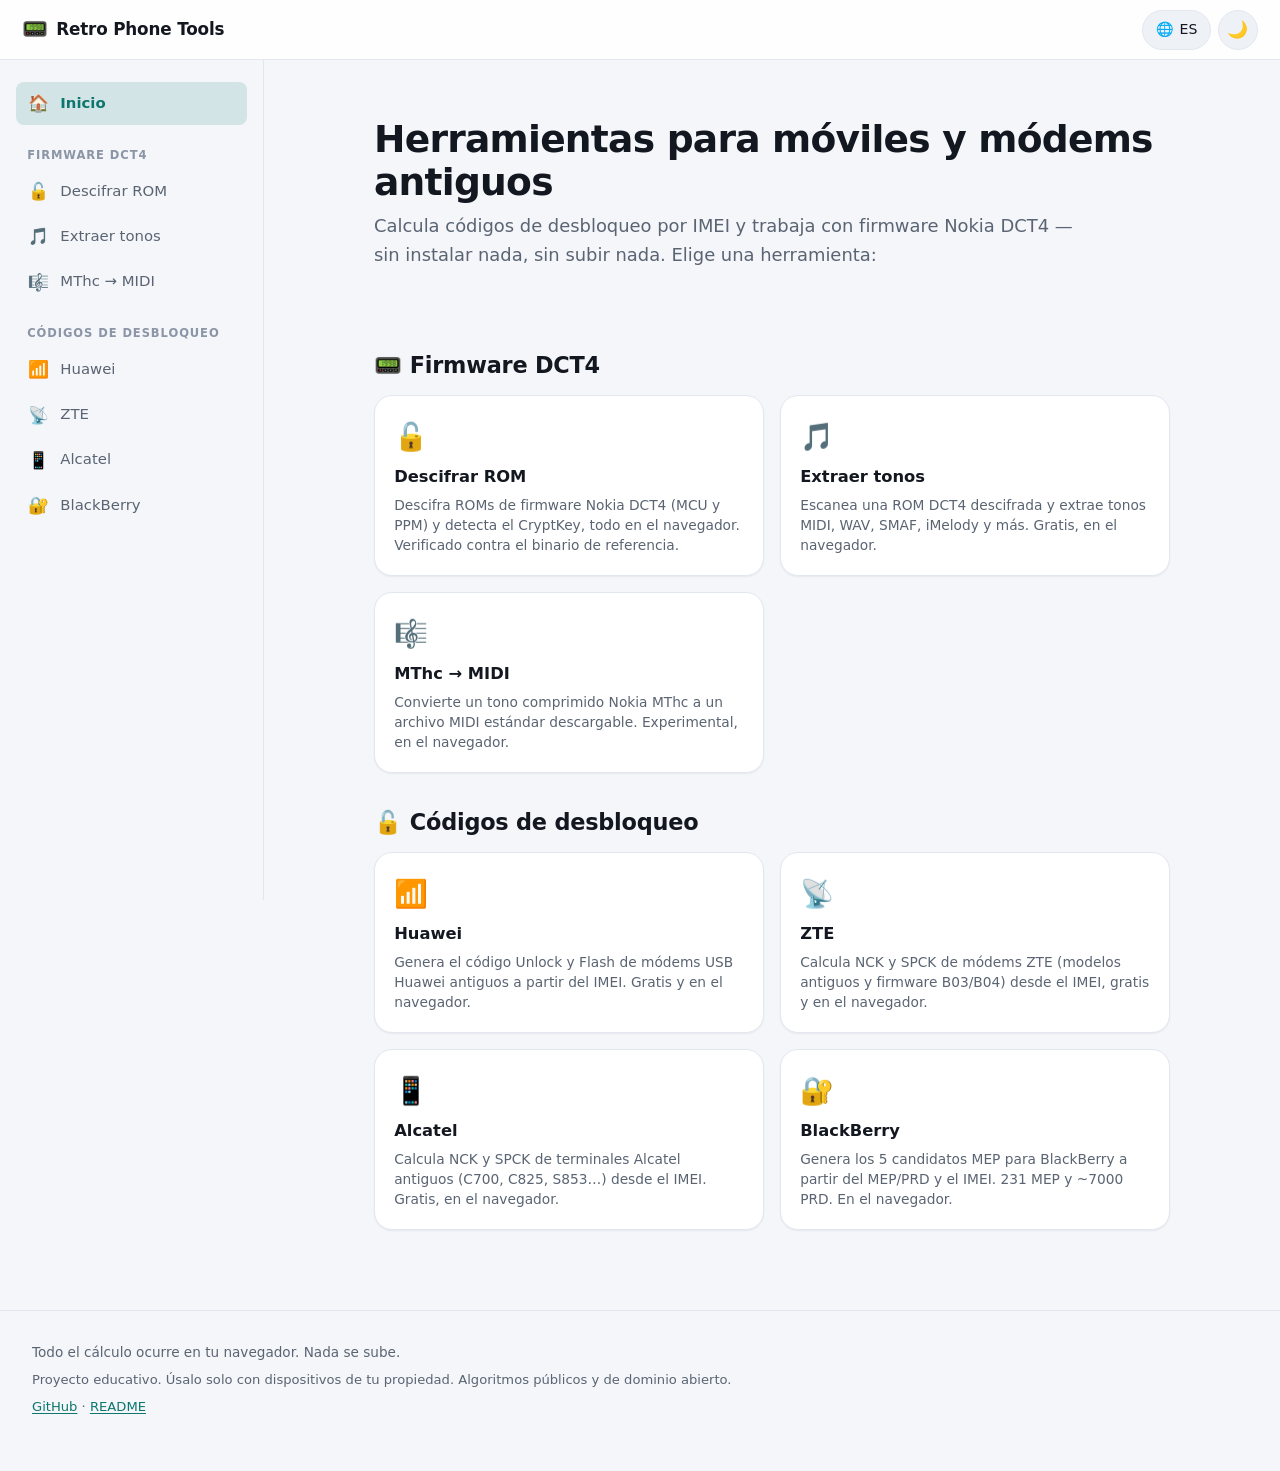
<file: index.html>
<!doctype html>
<html lang="es" data-slug="home" data-title-key="p.home.title" data-desc-key="p.home.desc">
<head>
<meta charset="utf-8" />
<meta name="viewport" content="width=device-width, initial-scale=1" />
<title>Retro Phone Tools — desbloqueo y firmware de móviles antiguos · Retro Phone Tools</title>
<meta name="description" content="Calculadoras de código de desbloqueo (Huawei, ZTE, Alcatel, BlackBerry) y herramientas de firmware Nokia DCT4, gratis y 100% en el navegador." />
<meta name="keywords" content="unlock code, código de desbloqueo, Huawei, ZTE, Alcatel, BlackBerry, Nokia DCT4, IMEI, firmware, NCK, MEP" />
<link rel="canonical" href="https://robyrew.github.io/retro-phone-tools/" />
<meta name="color-scheme" content="light dark" />
<meta name="theme-color" content="#0f766e" />
<meta name="robots" content="index, follow, max-image-preview:large" />
<meta property="og:type" content="website" />
<meta property="og:site_name" content="Retro Phone Tools" />
<meta property="og:title" content="Retro Phone Tools — desbloqueo y firmware de móviles antiguos" />
<meta property="og:description" content="Calculadoras de código de desbloqueo (Huawei, ZTE, Alcatel, BlackBerry) y herramientas de firmware Nokia DCT4, gratis y 100% en el navegador." />
<meta property="og:url" content="https://robyrew.github.io/retro-phone-tools/" />
<meta property="og:image" content="https://robyrew.github.io/retro-phone-tools/assets/og.svg" />
<meta property="og:locale" content="es_ES" />
<meta property="og:locale:alternate" content="en_US" />
<meta name="twitter:card" content="summary_large_image" />
<meta name="twitter:title" content="Retro Phone Tools — desbloqueo y firmware de móviles antiguos" />
<meta name="twitter:description" content="Calculadoras de código de desbloqueo (Huawei, ZTE, Alcatel, BlackBerry) y herramientas de firmware Nokia DCT4, gratis y 100% en el navegador." />
<meta name="twitter:image" content="https://robyrew.github.io/retro-phone-tools/assets/og.svg" />
<link rel="icon" href="assets/favicon.svg" type="image/svg+xml" />
<link rel="stylesheet" href="css/style.css" />
<script>(function(){try{var t=localStorage.getItem('rpt-theme');if(!t)t=matchMedia('(prefers-color-scheme: dark)').matches?'dark':'light';document.documentElement.dataset.theme=t;var l=localStorage.getItem('rpt-lang');if(l)document.documentElement.lang=l;}catch(e){}})();</script>
<script type="application/ld+json">{"@context":"https://schema.org","@type":"WebSite","name":"Retro Phone Tools","url":"https://robyrew.github.io/retro-phone-tools","inLanguage":["es","en"],"description":"Calculadoras de código de desbloqueo (Huawei, ZTE, Alcatel, BlackBerry) y herramientas de firmware Nokia DCT4, gratis y 100% en el navegador."}</script>
<script type="application/ld+json">{"@context":"https://schema.org","@type":"ItemList","itemListElement":[{"@type":"ListItem","position":1,"name":"Calculadora de código de desbloqueo Huawei (módems USB)","url":"https://robyrew.github.io/retro-phone-tools/unlock/huawei/"},{"@type":"ListItem","position":2,"name":"Calculadora de código de desbloqueo ZTE (NCK / SPCK)","url":"https://robyrew.github.io/retro-phone-tools/unlock/zte/"},{"@type":"ListItem","position":3,"name":"Calculadora de código de desbloqueo Alcatel (NCK / SPCK)","url":"https://robyrew.github.io/retro-phone-tools/unlock/alcatel/"},{"@type":"ListItem","position":4,"name":"Calculadora de código de desbloqueo BlackBerry (MEP / PRD)","url":"https://robyrew.github.io/retro-phone-tools/unlock/blackberry/"},{"@type":"ListItem","position":5,"name":"Descifrar firmware Nokia DCT4 (MCU/PPM) online","url":"https://robyrew.github.io/retro-phone-tools/firmware/decrypt/"},{"@type":"ListItem","position":6,"name":"Extraer tonos y recursos de firmware Nokia DCT4","url":"https://robyrew.github.io/retro-phone-tools/firmware/extract/"},{"@type":"ListItem","position":7,"name":"Convertir tono Nokia MThc a MIDI estándar","url":"https://robyrew.github.io/retro-phone-tools/firmware/mthc/"}]}</script>
</head>
<body>
<a class="skip" href="#main">Saltar al contenido</a>
<header class="appbar">
  <button class="menu-toggle" id="menu-toggle" aria-label="Menu" aria-expanded="false" aria-controls="sidebar"><span></span><span></span><span></span></button>
  <a class="brand" href=""><span class="logo" aria-hidden="true">📟</span> <span class="brand-t">Retro Phone Tools</span></a>
  <div class="controls">
    <button id="lang-btn" class="chip" aria-label="Language">🌐 <span id="lang-cur">ES</span></button>
    <button id="theme-btn" class="chip icon-btn" aria-label="Theme"></button>
  </div>
</header>
<div class="backdrop" id="backdrop" hidden></div>
<div class="layout">
  <aside class="sidebar" id="sidebar"><nav class="sidebar-nav" aria-label="tools"><a href="" aria-current="page" class="active"><span class="ni" aria-hidden="true">🏠</span><span data-i18n="nav.home">Inicio</span></a><div class="nav-group"><span class="nav-h" data-i18n="nav.firmware">Firmware DCT4</span><a href="firmware/decrypt/"><span class="ni" aria-hidden="true">🔓</span><span data-i18n="p.dec.nav">Descifrar ROM</span></a><a href="firmware/extract/"><span class="ni" aria-hidden="true">🎵</span><span data-i18n="p.ext.nav">Extraer tonos</span></a><a href="firmware/mthc/"><span class="ni" aria-hidden="true">🎼</span><span data-i18n="p.mthc.nav">MThc → MIDI</span></a></div><div class="nav-group"><span class="nav-h" data-i18n="nav.unlock">Códigos de desbloqueo</span><a href="unlock/huawei/"><span class="ni" aria-hidden="true">📶</span><span data-i18n="p.hw.nav">Huawei</span></a><a href="unlock/zte/"><span class="ni" aria-hidden="true">📡</span><span data-i18n="p.zte.nav">ZTE</span></a><a href="unlock/alcatel/"><span class="ni" aria-hidden="true">📱</span><span data-i18n="p.alc.nav">Alcatel</span></a><a href="unlock/blackberry/"><span class="ni" aria-hidden="true">🔐</span><span data-i18n="p.bb.nav">BlackBerry</span></a></div></nav></aside>
  <main id="main" class="content">
<section class="hero"><h1 data-i18n="p.home.h1">Herramientas para móviles y módems antiguos</h1><p class="lede" data-i18n="p.home.intro">Calcula códigos de desbloqueo por IMEI y trabaja con firmware Nokia DCT4 — sin instalar nada, sin subir nada. Elige una herramienta:</p></section><section class="home-group"><h2><span aria-hidden="true">📟</span> <span data-i18n="nav.firmware">Firmware DCT4</span></h2><div class="tool-grid"><a class="tool-card" href="firmware/decrypt/"><span class="ico" aria-hidden="true">🔓</span><span class="tc-title" data-i18n="p.dec.nav">Descifrar ROM</span><span class="tc-desc" data-i18n="p.dec.desc">Descifra ROMs de firmware Nokia DCT4 (MCU y PPM) y detecta el CryptKey, todo en el navegador. Verificado contra el binario de referencia.</span></a><a class="tool-card" href="firmware/extract/"><span class="ico" aria-hidden="true">🎵</span><span class="tc-title" data-i18n="p.ext.nav">Extraer tonos</span><span class="tc-desc" data-i18n="p.ext.desc">Escanea una ROM DCT4 descifrada y extrae tonos MIDI, WAV, SMAF, iMelody y más. Gratis, en el navegador.</span></a><a class="tool-card" href="firmware/mthc/"><span class="ico" aria-hidden="true">🎼</span><span class="tc-title" data-i18n="p.mthc.nav">MThc → MIDI</span><span class="tc-desc" data-i18n="p.mthc.desc">Convierte un tono comprimido Nokia MThc a un archivo MIDI estándar descargable. Experimental, en el navegador.</span></a></div></section><section class="home-group"><h2><span aria-hidden="true">🔓</span> <span data-i18n="nav.unlock">Códigos de desbloqueo</span></h2><div class="tool-grid"><a class="tool-card" href="unlock/huawei/"><span class="ico" aria-hidden="true">📶</span><span class="tc-title" data-i18n="p.hw.nav">Huawei</span><span class="tc-desc" data-i18n="p.hw.desc">Genera el código Unlock y Flash de módems USB Huawei antiguos a partir del IMEI. Gratis y en el navegador.</span></a><a class="tool-card" href="unlock/zte/"><span class="ico" aria-hidden="true">📡</span><span class="tc-title" data-i18n="p.zte.nav">ZTE</span><span class="tc-desc" data-i18n="p.zte.desc">Calcula NCK y SPCK de módems ZTE (modelos antiguos y firmware B03/B04) desde el IMEI, gratis y en el navegador.</span></a><a class="tool-card" href="unlock/alcatel/"><span class="ico" aria-hidden="true">📱</span><span class="tc-title" data-i18n="p.alc.nav">Alcatel</span><span class="tc-desc" data-i18n="p.alc.desc">Calcula NCK y SPCK de terminales Alcatel antiguos (C700, C825, S853…) desde el IMEI. Gratis, en el navegador.</span></a><a class="tool-card" href="unlock/blackberry/"><span class="ico" aria-hidden="true">🔐</span><span class="tc-title" data-i18n="p.bb.nav">BlackBerry</span><span class="tc-desc" data-i18n="p.bb.desc">Genera los 5 candidatos MEP para BlackBerry a partir del MEP/PRD y el IMEI. 231 MEP y ~7000 PRD. En el navegador.</span></a></div></section>
  </main>
</div>
<footer class="site-footer"><div class="footer-inner">
  <p data-i18n="ui.privacy">Todo el cálculo ocurre en tu navegador. Nada se sube.</p>
  <p class="small" data-i18n="foot.disclaimer">Proyecto educativo. Úsalo solo con dispositivos de tu propiedad. Algoritmos públicos y de dominio abierto.</p>
  <p class="small"><a href="https://github.com/RobyRew/retro-phone-tools" rel="noopener">GitHub</a> · <a href="README.md">README</a></p>
</div></footer>
<script type="module" src="js/shell.js"></script>

</body>
</html>
</file>
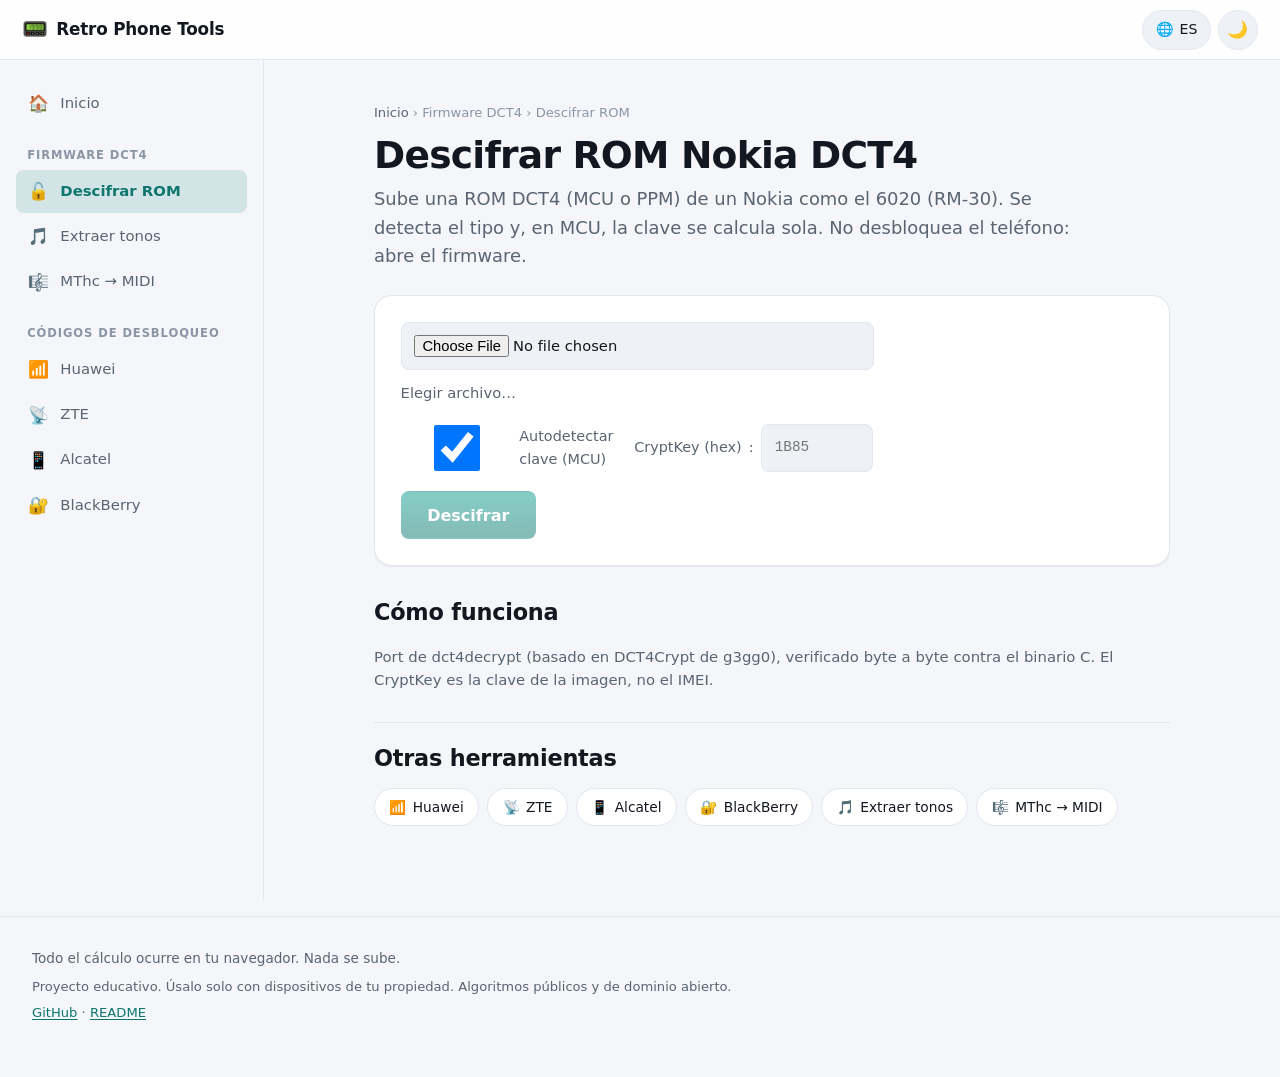
<file: firmware/decrypt/index.html>
<!doctype html>
<html lang="es" data-slug="firmware/decrypt" data-title-key="p.dec.title" data-desc-key="p.dec.desc">
<head>
<meta charset="utf-8" />
<meta name="viewport" content="width=device-width, initial-scale=1" />
<title>Descifrar firmware Nokia DCT4 (MCU/PPM) online · Retro Phone Tools</title>
<meta name="description" content="Descifra ROMs de firmware Nokia DCT4 (MCU y PPM) y detecta el CryptKey, todo en el navegador. Verificado contra el binario de referencia." />
<meta name="keywords" content="Nokia DCT4 decrypt, descifrar firmware Nokia, DCT4 CryptKey, MCU PPM, 6020 RM-30, DCT4Crypt" />
<link rel="canonical" href="https://robyrew.github.io/retro-phone-tools/firmware/decrypt/" />
<meta name="color-scheme" content="light dark" />
<meta name="theme-color" content="#0f766e" />
<meta name="robots" content="index, follow, max-image-preview:large" />
<meta property="og:type" content="website" />
<meta property="og:site_name" content="Retro Phone Tools" />
<meta property="og:title" content="Descifrar firmware Nokia DCT4 (MCU/PPM) online" />
<meta property="og:description" content="Descifra ROMs de firmware Nokia DCT4 (MCU y PPM) y detecta el CryptKey, todo en el navegador. Verificado contra el binario de referencia." />
<meta property="og:url" content="https://robyrew.github.io/retro-phone-tools/firmware/decrypt/" />
<meta property="og:image" content="https://robyrew.github.io/retro-phone-tools/assets/og.svg" />
<meta property="og:locale" content="es_ES" />
<meta property="og:locale:alternate" content="en_US" />
<meta name="twitter:card" content="summary_large_image" />
<meta name="twitter:title" content="Descifrar firmware Nokia DCT4 (MCU/PPM) online" />
<meta name="twitter:description" content="Descifra ROMs de firmware Nokia DCT4 (MCU y PPM) y detecta el CryptKey, todo en el navegador. Verificado contra el binario de referencia." />
<meta name="twitter:image" content="https://robyrew.github.io/retro-phone-tools/assets/og.svg" />
<link rel="icon" href="../../assets/favicon.svg" type="image/svg+xml" />
<link rel="stylesheet" href="../../css/style.css" />
<script>(function(){try{var t=localStorage.getItem('rpt-theme');if(!t)t=matchMedia('(prefers-color-scheme: dark)').matches?'dark':'light';document.documentElement.dataset.theme=t;var l=localStorage.getItem('rpt-lang');if(l)document.documentElement.lang=l;}catch(e){}})();</script>
<script type="application/ld+json">{"@context":"https://schema.org","@type":"SoftwareApplication","name":"Descifrar firmware Nokia DCT4 (MCU/PPM) online","url":"https://robyrew.github.io/retro-phone-tools/firmware/decrypt/","applicationCategory":"UtilitiesApplication","operatingSystem":"Any (web browser)","description":"Descifra ROMs de firmware Nokia DCT4 (MCU y PPM) y detecta el CryptKey, todo en el navegador. Verificado contra el binario de referencia.","offers":{"@type":"Offer","price":"0","priceCurrency":"USD"},"isAccessibleForFree":true,"inLanguage":["es","en"],"author":{"@type":"Person","name":"RobyRew"}}</script>
<script type="application/ld+json">{"@context":"https://schema.org","@type":"BreadcrumbList","itemListElement":[{"@type":"ListItem","position":1,"name":"Inicio","item":"https://robyrew.github.io/retro-phone-tools/"},{"@type":"ListItem","position":2,"name":"Firmware DCT4","item":"https://robyrew.github.io/retro-phone-tools/firmware/decrypt/"},{"@type":"ListItem","position":3,"name":"Descifrar ROM","item":"https://robyrew.github.io/retro-phone-tools/firmware/decrypt/"}]}</script>
</head>
<body data-tool="decrypt">
<a class="skip" href="#main">Saltar al contenido</a>
<header class="appbar">
  <button class="menu-toggle" id="menu-toggle" aria-label="Menu" aria-expanded="false" aria-controls="sidebar"><span></span><span></span><span></span></button>
  <a class="brand" href="../../"><span class="logo" aria-hidden="true">📟</span> <span class="brand-t">Retro Phone Tools</span></a>
  <div class="controls">
    <button id="lang-btn" class="chip" aria-label="Language">🌐 <span id="lang-cur">ES</span></button>
    <button id="theme-btn" class="chip icon-btn" aria-label="Theme"></button>
  </div>
</header>
<div class="backdrop" id="backdrop" hidden></div>
<div class="layout">
  <aside class="sidebar" id="sidebar"><nav class="sidebar-nav" aria-label="tools"><a href="../../"><span class="ni" aria-hidden="true">🏠</span><span data-i18n="nav.home">Inicio</span></a><div class="nav-group"><span class="nav-h" data-i18n="nav.firmware">Firmware DCT4</span><a href="../../firmware/decrypt/" aria-current="page" class="active"><span class="ni" aria-hidden="true">🔓</span><span data-i18n="p.dec.nav">Descifrar ROM</span></a><a href="../../firmware/extract/"><span class="ni" aria-hidden="true">🎵</span><span data-i18n="p.ext.nav">Extraer tonos</span></a><a href="../../firmware/mthc/"><span class="ni" aria-hidden="true">🎼</span><span data-i18n="p.mthc.nav">MThc → MIDI</span></a></div><div class="nav-group"><span class="nav-h" data-i18n="nav.unlock">Códigos de desbloqueo</span><a href="../../unlock/huawei/"><span class="ni" aria-hidden="true">📶</span><span data-i18n="p.hw.nav">Huawei</span></a><a href="../../unlock/zte/"><span class="ni" aria-hidden="true">📡</span><span data-i18n="p.zte.nav">ZTE</span></a><a href="../../unlock/alcatel/"><span class="ni" aria-hidden="true">📱</span><span data-i18n="p.alc.nav">Alcatel</span></a><a href="../../unlock/blackberry/"><span class="ni" aria-hidden="true">🔐</span><span data-i18n="p.bb.nav">BlackBerry</span></a></div></nav></aside>
  <main id="main" class="content">
<article class="tool"><nav class="crumbs" aria-label="breadcrumb"><a href="../../" data-i18n="nav.home">Inicio</a> › <span data-i18n="nav.firmware">Firmware DCT4</span> › <span data-i18n="p.dec.nav">Descifrar ROM</span></nav>
      <h1 data-i18n="p.dec.h1">Descifrar ROM Nokia DCT4</h1>
      <p class="lede" data-i18n="p.dec.intro">Sube una ROM DCT4 (MCU o PPM) de un Nokia como el 6020 (RM-30). Se detecta el tipo y, en MCU, la clave se calcula sola. No desbloquea el teléfono: abre el firmware.</p>
      <div class="panel"><label class="filepick"><input type="file" id="dec-file" /><span data-i18n="ui.chooseFile">Elegir archivo…</span></label>
    <div class="row"><label class="inline"><input type="checkbox" id="dec-auto" checked /> <span data-i18n="t.dec.auto">Autodetectar clave (MCU)</span></label>
    <label class="inline"><span data-i18n="t.dec.key">CryptKey (hex)</span>: <input type="text" id="dec-key" class="key" maxlength="4" placeholder="1B85" disabled /></label></div>
    <button type="button" class="calc" id="dec-run" disabled data-i18n="t.dec.run">Descifrar</button><div class="results" id="dec-results" hidden></div></div>
      <section class="howto"><h2 data-i18n="ui.howto">Cómo funciona</h2><p data-i18n="p.dec.how">Port de dct4decrypt (basado en DCT4Crypt de g3gg0), verificado byte a byte contra el binario C. El CryptKey es la clave de la imagen, no el IMEI.</p></section>
      <section class="related"><h2 data-i18n="ui.related">Otras herramientas</h2><div class="rel-links"><a href="../../unlock/huawei/"><span aria-hidden="true">📶</span> <span data-i18n="p.hw.nav">Huawei</span></a><a href="../../unlock/zte/"><span aria-hidden="true">📡</span> <span data-i18n="p.zte.nav">ZTE</span></a><a href="../../unlock/alcatel/"><span aria-hidden="true">📱</span> <span data-i18n="p.alc.nav">Alcatel</span></a><a href="../../unlock/blackberry/"><span aria-hidden="true">🔐</span> <span data-i18n="p.bb.nav">BlackBerry</span></a><a href="../../firmware/extract/"><span aria-hidden="true">🎵</span> <span data-i18n="p.ext.nav">Extraer tonos</span></a><a href="../../firmware/mthc/"><span aria-hidden="true">🎼</span> <span data-i18n="p.mthc.nav">MThc → MIDI</span></a></div></section></article>
  </main>
</div>
<footer class="site-footer"><div class="footer-inner">
  <p data-i18n="ui.privacy">Todo el cálculo ocurre en tu navegador. Nada se sube.</p>
  <p class="small" data-i18n="foot.disclaimer">Proyecto educativo. Úsalo solo con dispositivos de tu propiedad. Algoritmos públicos y de dominio abierto.</p>
  <p class="small"><a href="https://github.com/RobyRew/retro-phone-tools" rel="noopener">GitHub</a> · <a href="../../README.md">README</a></p>
</div></footer>
<script type="module" src="../../js/shell.js"></script>
<script type="module" src="../../js/app.js"></script>
</body>
</html>
</file>
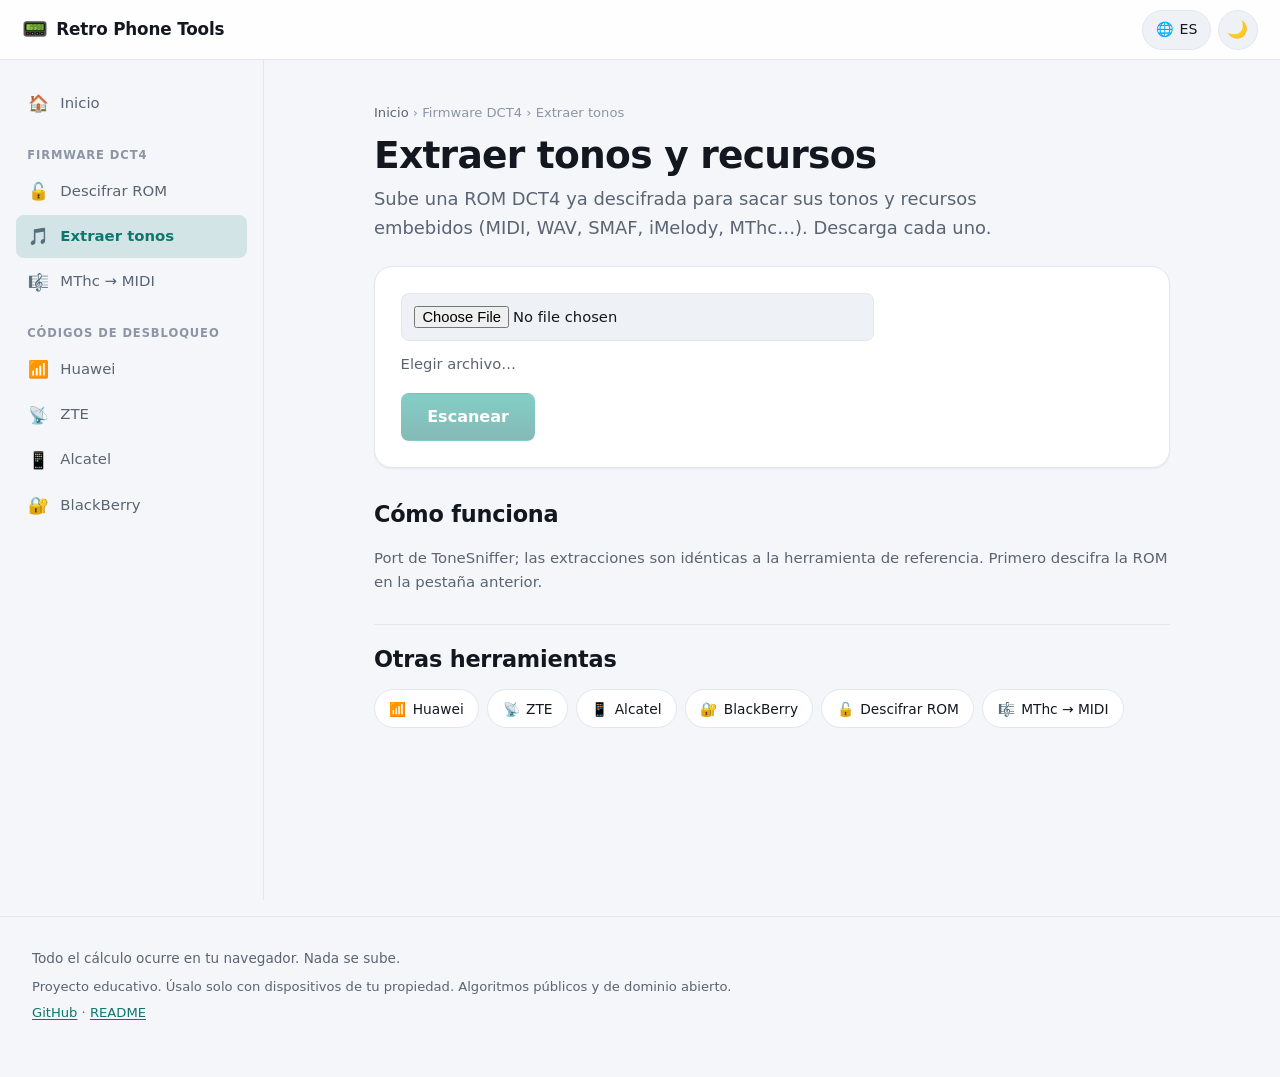
<file: firmware/extract/index.html>
<!doctype html>
<html lang="es" data-slug="firmware/extract" data-title-key="p.ext.title" data-desc-key="p.ext.desc">
<head>
<meta charset="utf-8" />
<meta name="viewport" content="width=device-width, initial-scale=1" />
<title>Extraer tonos y recursos de firmware Nokia DCT4 · Retro Phone Tools</title>
<meta name="description" content="Escanea una ROM DCT4 descifrada y extrae tonos MIDI, WAV, SMAF, iMelody y más. Gratis, en el navegador." />
<meta name="keywords" content="Nokia ringtones extract, extraer tonos Nokia, DCT4 melodies, MThc, MIDI, ToneSniffer, firmware assets" />
<link rel="canonical" href="https://robyrew.github.io/retro-phone-tools/firmware/extract/" />
<meta name="color-scheme" content="light dark" />
<meta name="theme-color" content="#0f766e" />
<meta name="robots" content="index, follow, max-image-preview:large" />
<meta property="og:type" content="website" />
<meta property="og:site_name" content="Retro Phone Tools" />
<meta property="og:title" content="Extraer tonos y recursos de firmware Nokia DCT4" />
<meta property="og:description" content="Escanea una ROM DCT4 descifrada y extrae tonos MIDI, WAV, SMAF, iMelody y más. Gratis, en el navegador." />
<meta property="og:url" content="https://robyrew.github.io/retro-phone-tools/firmware/extract/" />
<meta property="og:image" content="https://robyrew.github.io/retro-phone-tools/assets/og.svg" />
<meta property="og:locale" content="es_ES" />
<meta property="og:locale:alternate" content="en_US" />
<meta name="twitter:card" content="summary_large_image" />
<meta name="twitter:title" content="Extraer tonos y recursos de firmware Nokia DCT4" />
<meta name="twitter:description" content="Escanea una ROM DCT4 descifrada y extrae tonos MIDI, WAV, SMAF, iMelody y más. Gratis, en el navegador." />
<meta name="twitter:image" content="https://robyrew.github.io/retro-phone-tools/assets/og.svg" />
<link rel="icon" href="../../assets/favicon.svg" type="image/svg+xml" />
<link rel="stylesheet" href="../../css/style.css" />
<script>(function(){try{var t=localStorage.getItem('rpt-theme');if(!t)t=matchMedia('(prefers-color-scheme: dark)').matches?'dark':'light';document.documentElement.dataset.theme=t;var l=localStorage.getItem('rpt-lang');if(l)document.documentElement.lang=l;}catch(e){}})();</script>
<script type="application/ld+json">{"@context":"https://schema.org","@type":"SoftwareApplication","name":"Extraer tonos y recursos de firmware Nokia DCT4","url":"https://robyrew.github.io/retro-phone-tools/firmware/extract/","applicationCategory":"UtilitiesApplication","operatingSystem":"Any (web browser)","description":"Escanea una ROM DCT4 descifrada y extrae tonos MIDI, WAV, SMAF, iMelody y más. Gratis, en el navegador.","offers":{"@type":"Offer","price":"0","priceCurrency":"USD"},"isAccessibleForFree":true,"inLanguage":["es","en"],"author":{"@type":"Person","name":"RobyRew"}}</script>
<script type="application/ld+json">{"@context":"https://schema.org","@type":"BreadcrumbList","itemListElement":[{"@type":"ListItem","position":1,"name":"Inicio","item":"https://robyrew.github.io/retro-phone-tools/"},{"@type":"ListItem","position":2,"name":"Firmware DCT4","item":"https://robyrew.github.io/retro-phone-tools/firmware/extract/"},{"@type":"ListItem","position":3,"name":"Extraer tonos","item":"https://robyrew.github.io/retro-phone-tools/firmware/extract/"}]}</script>
</head>
<body data-tool="extract">
<a class="skip" href="#main">Saltar al contenido</a>
<header class="appbar">
  <button class="menu-toggle" id="menu-toggle" aria-label="Menu" aria-expanded="false" aria-controls="sidebar"><span></span><span></span><span></span></button>
  <a class="brand" href="../../"><span class="logo" aria-hidden="true">📟</span> <span class="brand-t">Retro Phone Tools</span></a>
  <div class="controls">
    <button id="lang-btn" class="chip" aria-label="Language">🌐 <span id="lang-cur">ES</span></button>
    <button id="theme-btn" class="chip icon-btn" aria-label="Theme"></button>
  </div>
</header>
<div class="backdrop" id="backdrop" hidden></div>
<div class="layout">
  <aside class="sidebar" id="sidebar"><nav class="sidebar-nav" aria-label="tools"><a href="../../"><span class="ni" aria-hidden="true">🏠</span><span data-i18n="nav.home">Inicio</span></a><div class="nav-group"><span class="nav-h" data-i18n="nav.firmware">Firmware DCT4</span><a href="../../firmware/decrypt/"><span class="ni" aria-hidden="true">🔓</span><span data-i18n="p.dec.nav">Descifrar ROM</span></a><a href="../../firmware/extract/" aria-current="page" class="active"><span class="ni" aria-hidden="true">🎵</span><span data-i18n="p.ext.nav">Extraer tonos</span></a><a href="../../firmware/mthc/"><span class="ni" aria-hidden="true">🎼</span><span data-i18n="p.mthc.nav">MThc → MIDI</span></a></div><div class="nav-group"><span class="nav-h" data-i18n="nav.unlock">Códigos de desbloqueo</span><a href="../../unlock/huawei/"><span class="ni" aria-hidden="true">📶</span><span data-i18n="p.hw.nav">Huawei</span></a><a href="../../unlock/zte/"><span class="ni" aria-hidden="true">📡</span><span data-i18n="p.zte.nav">ZTE</span></a><a href="../../unlock/alcatel/"><span class="ni" aria-hidden="true">📱</span><span data-i18n="p.alc.nav">Alcatel</span></a><a href="../../unlock/blackberry/"><span class="ni" aria-hidden="true">🔐</span><span data-i18n="p.bb.nav">BlackBerry</span></a></div></nav></aside>
  <main id="main" class="content">
<article class="tool"><nav class="crumbs" aria-label="breadcrumb"><a href="../../" data-i18n="nav.home">Inicio</a> › <span data-i18n="nav.firmware">Firmware DCT4</span> › <span data-i18n="p.ext.nav">Extraer tonos</span></nav>
      <h1 data-i18n="p.ext.h1">Extraer tonos y recursos</h1>
      <p class="lede" data-i18n="p.ext.intro">Sube una ROM DCT4 ya descifrada para sacar sus tonos y recursos embebidos (MIDI, WAV, SMAF, iMelody, MThc…). Descarga cada uno.</p>
      <div class="panel"><label class="filepick"><input type="file" id="scan-file" /><span data-i18n="ui.chooseFile">Elegir archivo…</span></label>
    <button type="button" class="calc" id="scan-run" disabled data-i18n="t.ext.run">Escanear</button><div class="results" id="scan-results" hidden></div></div>
      <section class="howto"><h2 data-i18n="ui.howto">Cómo funciona</h2><p data-i18n="p.ext.how">Port de ToneSniffer; las extracciones son idénticas a la herramienta de referencia. Primero descifra la ROM en la pestaña anterior.</p></section>
      <section class="related"><h2 data-i18n="ui.related">Otras herramientas</h2><div class="rel-links"><a href="../../unlock/huawei/"><span aria-hidden="true">📶</span> <span data-i18n="p.hw.nav">Huawei</span></a><a href="../../unlock/zte/"><span aria-hidden="true">📡</span> <span data-i18n="p.zte.nav">ZTE</span></a><a href="../../unlock/alcatel/"><span aria-hidden="true">📱</span> <span data-i18n="p.alc.nav">Alcatel</span></a><a href="../../unlock/blackberry/"><span aria-hidden="true">🔐</span> <span data-i18n="p.bb.nav">BlackBerry</span></a><a href="../../firmware/decrypt/"><span aria-hidden="true">🔓</span> <span data-i18n="p.dec.nav">Descifrar ROM</span></a><a href="../../firmware/mthc/"><span aria-hidden="true">🎼</span> <span data-i18n="p.mthc.nav">MThc → MIDI</span></a></div></section></article>
  </main>
</div>
<footer class="site-footer"><div class="footer-inner">
  <p data-i18n="ui.privacy">Todo el cálculo ocurre en tu navegador. Nada se sube.</p>
  <p class="small" data-i18n="foot.disclaimer">Proyecto educativo. Úsalo solo con dispositivos de tu propiedad. Algoritmos públicos y de dominio abierto.</p>
  <p class="small"><a href="https://github.com/RobyRew/retro-phone-tools" rel="noopener">GitHub</a> · <a href="../../README.md">README</a></p>
</div></footer>
<script type="module" src="../../js/shell.js"></script>
<script type="module" src="../../js/app.js"></script>
</body>
</html>
</file>
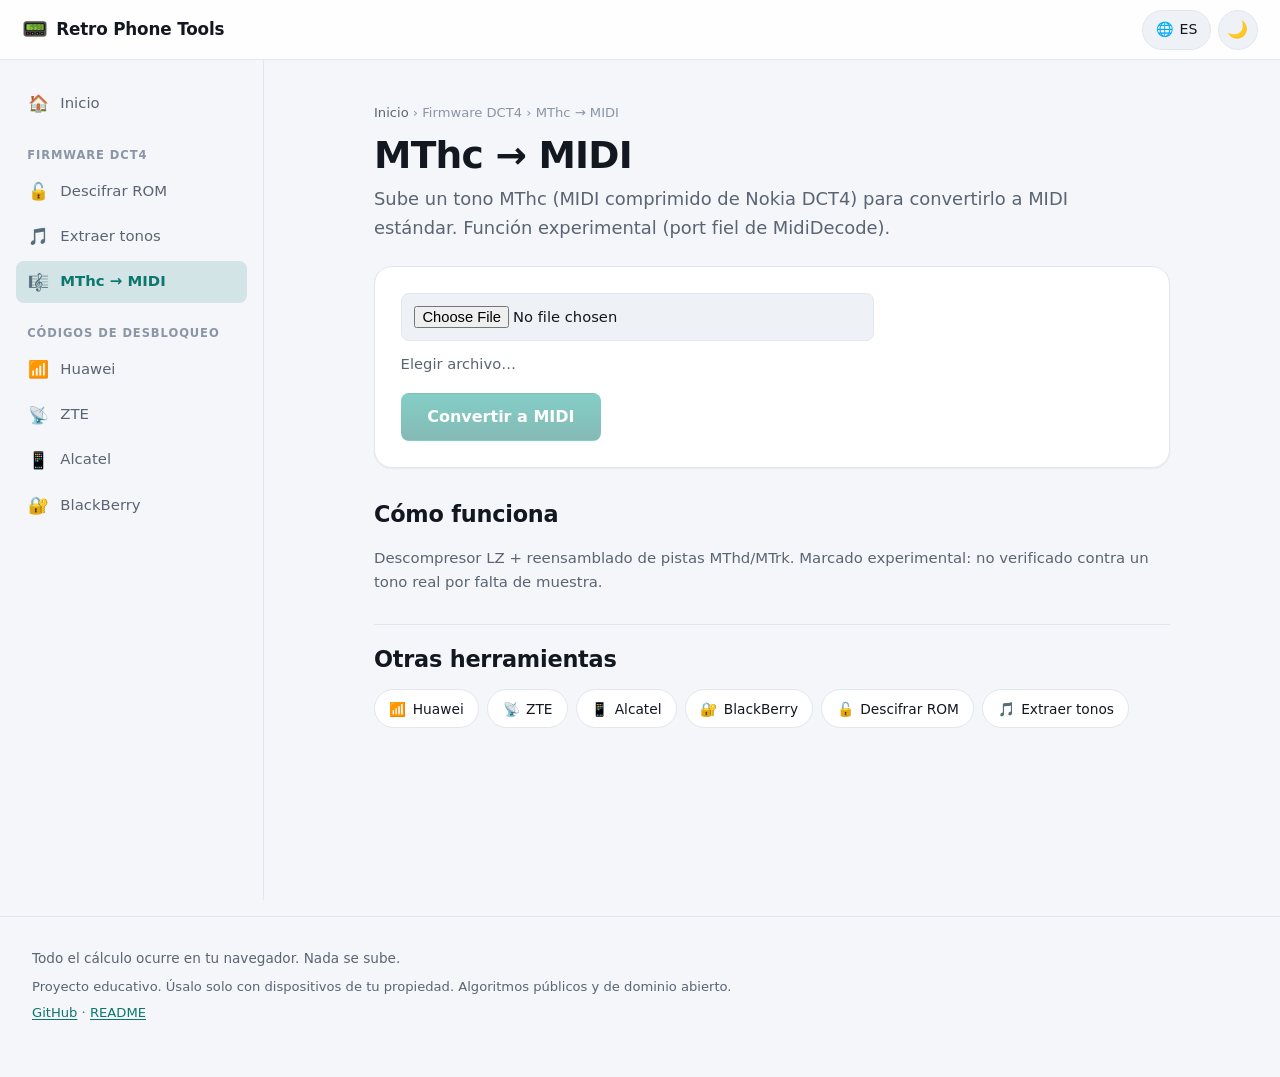
<file: firmware/mthc/index.html>
<!doctype html>
<html lang="es" data-slug="firmware/mthc" data-title-key="p.mthc.title" data-desc-key="p.mthc.desc">
<head>
<meta charset="utf-8" />
<meta name="viewport" content="width=device-width, initial-scale=1" />
<title>Convertir tono Nokia MThc a MIDI estándar · Retro Phone Tools</title>
<meta name="description" content="Convierte un tono comprimido Nokia MThc a un archivo MIDI estándar descargable. Experimental, en el navegador." />
<meta name="keywords" content="MThc to MIDI, Nokia compressed MIDI, MThc decoder, MidiDecode, DCT4 ringtone convert" />
<link rel="canonical" href="https://robyrew.github.io/retro-phone-tools/firmware/mthc/" />
<meta name="color-scheme" content="light dark" />
<meta name="theme-color" content="#0f766e" />
<meta name="robots" content="index, follow, max-image-preview:large" />
<meta property="og:type" content="website" />
<meta property="og:site_name" content="Retro Phone Tools" />
<meta property="og:title" content="Convertir tono Nokia MThc a MIDI estándar" />
<meta property="og:description" content="Convierte un tono comprimido Nokia MThc a un archivo MIDI estándar descargable. Experimental, en el navegador." />
<meta property="og:url" content="https://robyrew.github.io/retro-phone-tools/firmware/mthc/" />
<meta property="og:image" content="https://robyrew.github.io/retro-phone-tools/assets/og.svg" />
<meta property="og:locale" content="es_ES" />
<meta property="og:locale:alternate" content="en_US" />
<meta name="twitter:card" content="summary_large_image" />
<meta name="twitter:title" content="Convertir tono Nokia MThc a MIDI estándar" />
<meta name="twitter:description" content="Convierte un tono comprimido Nokia MThc a un archivo MIDI estándar descargable. Experimental, en el navegador." />
<meta name="twitter:image" content="https://robyrew.github.io/retro-phone-tools/assets/og.svg" />
<link rel="icon" href="../../assets/favicon.svg" type="image/svg+xml" />
<link rel="stylesheet" href="../../css/style.css" />
<script>(function(){try{var t=localStorage.getItem('rpt-theme');if(!t)t=matchMedia('(prefers-color-scheme: dark)').matches?'dark':'light';document.documentElement.dataset.theme=t;var l=localStorage.getItem('rpt-lang');if(l)document.documentElement.lang=l;}catch(e){}})();</script>
<script type="application/ld+json">{"@context":"https://schema.org","@type":"SoftwareApplication","name":"Convertir tono Nokia MThc a MIDI estándar","url":"https://robyrew.github.io/retro-phone-tools/firmware/mthc/","applicationCategory":"UtilitiesApplication","operatingSystem":"Any (web browser)","description":"Convierte un tono comprimido Nokia MThc a un archivo MIDI estándar descargable. Experimental, en el navegador.","offers":{"@type":"Offer","price":"0","priceCurrency":"USD"},"isAccessibleForFree":true,"inLanguage":["es","en"],"author":{"@type":"Person","name":"RobyRew"}}</script>
<script type="application/ld+json">{"@context":"https://schema.org","@type":"BreadcrumbList","itemListElement":[{"@type":"ListItem","position":1,"name":"Inicio","item":"https://robyrew.github.io/retro-phone-tools/"},{"@type":"ListItem","position":2,"name":"Firmware DCT4","item":"https://robyrew.github.io/retro-phone-tools/firmware/mthc/"},{"@type":"ListItem","position":3,"name":"MThc → MIDI","item":"https://robyrew.github.io/retro-phone-tools/firmware/mthc/"}]}</script>
</head>
<body data-tool="mthc">
<a class="skip" href="#main">Saltar al contenido</a>
<header class="appbar">
  <button class="menu-toggle" id="menu-toggle" aria-label="Menu" aria-expanded="false" aria-controls="sidebar"><span></span><span></span><span></span></button>
  <a class="brand" href="../../"><span class="logo" aria-hidden="true">📟</span> <span class="brand-t">Retro Phone Tools</span></a>
  <div class="controls">
    <button id="lang-btn" class="chip" aria-label="Language">🌐 <span id="lang-cur">ES</span></button>
    <button id="theme-btn" class="chip icon-btn" aria-label="Theme"></button>
  </div>
</header>
<div class="backdrop" id="backdrop" hidden></div>
<div class="layout">
  <aside class="sidebar" id="sidebar"><nav class="sidebar-nav" aria-label="tools"><a href="../../"><span class="ni" aria-hidden="true">🏠</span><span data-i18n="nav.home">Inicio</span></a><div class="nav-group"><span class="nav-h" data-i18n="nav.firmware">Firmware DCT4</span><a href="../../firmware/decrypt/"><span class="ni" aria-hidden="true">🔓</span><span data-i18n="p.dec.nav">Descifrar ROM</span></a><a href="../../firmware/extract/"><span class="ni" aria-hidden="true">🎵</span><span data-i18n="p.ext.nav">Extraer tonos</span></a><a href="../../firmware/mthc/" aria-current="page" class="active"><span class="ni" aria-hidden="true">🎼</span><span data-i18n="p.mthc.nav">MThc → MIDI</span></a></div><div class="nav-group"><span class="nav-h" data-i18n="nav.unlock">Códigos de desbloqueo</span><a href="../../unlock/huawei/"><span class="ni" aria-hidden="true">📶</span><span data-i18n="p.hw.nav">Huawei</span></a><a href="../../unlock/zte/"><span class="ni" aria-hidden="true">📡</span><span data-i18n="p.zte.nav">ZTE</span></a><a href="../../unlock/alcatel/"><span class="ni" aria-hidden="true">📱</span><span data-i18n="p.alc.nav">Alcatel</span></a><a href="../../unlock/blackberry/"><span class="ni" aria-hidden="true">🔐</span><span data-i18n="p.bb.nav">BlackBerry</span></a></div></nav></aside>
  <main id="main" class="content">
<article class="tool"><nav class="crumbs" aria-label="breadcrumb"><a href="../../" data-i18n="nav.home">Inicio</a> › <span data-i18n="nav.firmware">Firmware DCT4</span> › <span data-i18n="p.mthc.nav">MThc → MIDI</span></nav>
      <h1 data-i18n="p.mthc.h1">MThc → MIDI</h1>
      <p class="lede" data-i18n="p.mthc.intro">Sube un tono MThc (MIDI comprimido de Nokia DCT4) para convertirlo a MIDI estándar. Función experimental (port fiel de MidiDecode).</p>
      <div class="panel"><label class="filepick"><input type="file" id="mthc-file" /><span data-i18n="ui.chooseFile">Elegir archivo…</span></label>
    <button type="button" class="calc" id="mthc-run" disabled data-i18n="t.mthc.run">Convertir a MIDI</button><div class="results" id="mthc-results" hidden></div></div>
      <section class="howto"><h2 data-i18n="ui.howto">Cómo funciona</h2><p data-i18n="p.mthc.how">Descompresor LZ + reensamblado de pistas MThd/MTrk. Marcado experimental: no verificado contra un tono real por falta de muestra.</p></section>
      <section class="related"><h2 data-i18n="ui.related">Otras herramientas</h2><div class="rel-links"><a href="../../unlock/huawei/"><span aria-hidden="true">📶</span> <span data-i18n="p.hw.nav">Huawei</span></a><a href="../../unlock/zte/"><span aria-hidden="true">📡</span> <span data-i18n="p.zte.nav">ZTE</span></a><a href="../../unlock/alcatel/"><span aria-hidden="true">📱</span> <span data-i18n="p.alc.nav">Alcatel</span></a><a href="../../unlock/blackberry/"><span aria-hidden="true">🔐</span> <span data-i18n="p.bb.nav">BlackBerry</span></a><a href="../../firmware/decrypt/"><span aria-hidden="true">🔓</span> <span data-i18n="p.dec.nav">Descifrar ROM</span></a><a href="../../firmware/extract/"><span aria-hidden="true">🎵</span> <span data-i18n="p.ext.nav">Extraer tonos</span></a></div></section></article>
  </main>
</div>
<footer class="site-footer"><div class="footer-inner">
  <p data-i18n="ui.privacy">Todo el cálculo ocurre en tu navegador. Nada se sube.</p>
  <p class="small" data-i18n="foot.disclaimer">Proyecto educativo. Úsalo solo con dispositivos de tu propiedad. Algoritmos públicos y de dominio abierto.</p>
  <p class="small"><a href="https://github.com/RobyRew/retro-phone-tools" rel="noopener">GitHub</a> · <a href="../../README.md">README</a></p>
</div></footer>
<script type="module" src="../../js/shell.js"></script>
<script type="module" src="../../js/app.js"></script>
</body>
</html>
</file>
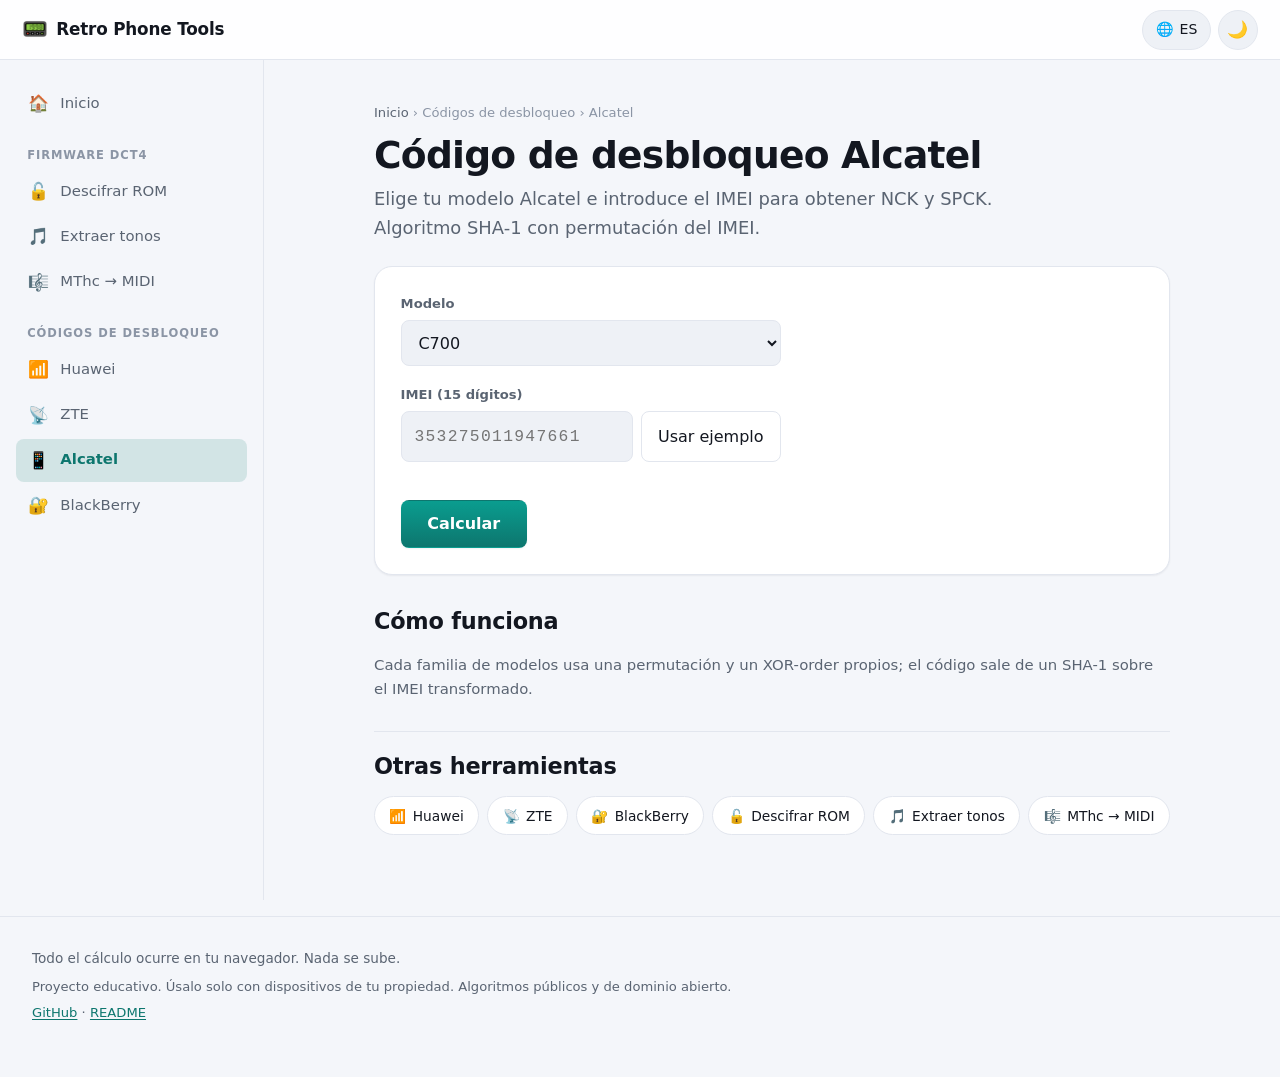
<file: unlock/alcatel/index.html>
<!doctype html>
<html lang="es" data-slug="unlock/alcatel" data-title-key="p.alc.title" data-desc-key="p.alc.desc">
<head>
<meta charset="utf-8" />
<meta name="viewport" content="width=device-width, initial-scale=1" />
<title>Calculadora de código de desbloqueo Alcatel (NCK / SPCK) · Retro Phone Tools</title>
<meta name="description" content="Calcula NCK y SPCK de terminales Alcatel antiguos (C700, C825, S853…) desde el IMEI. Gratis, en el navegador." />
<meta name="keywords" content="Alcatel unlock code, Alcatel NCK, código desbloqueo Alcatel, OT C700 C825 S853, IMEI" />
<link rel="canonical" href="https://robyrew.github.io/retro-phone-tools/unlock/alcatel/" />
<meta name="color-scheme" content="light dark" />
<meta name="theme-color" content="#0f766e" />
<meta name="robots" content="index, follow, max-image-preview:large" />
<meta property="og:type" content="website" />
<meta property="og:site_name" content="Retro Phone Tools" />
<meta property="og:title" content="Calculadora de código de desbloqueo Alcatel (NCK / SPCK)" />
<meta property="og:description" content="Calcula NCK y SPCK de terminales Alcatel antiguos (C700, C825, S853…) desde el IMEI. Gratis, en el navegador." />
<meta property="og:url" content="https://robyrew.github.io/retro-phone-tools/unlock/alcatel/" />
<meta property="og:image" content="https://robyrew.github.io/retro-phone-tools/assets/og.svg" />
<meta property="og:locale" content="es_ES" />
<meta property="og:locale:alternate" content="en_US" />
<meta name="twitter:card" content="summary_large_image" />
<meta name="twitter:title" content="Calculadora de código de desbloqueo Alcatel (NCK / SPCK)" />
<meta name="twitter:description" content="Calcula NCK y SPCK de terminales Alcatel antiguos (C700, C825, S853…) desde el IMEI. Gratis, en el navegador." />
<meta name="twitter:image" content="https://robyrew.github.io/retro-phone-tools/assets/og.svg" />
<link rel="icon" href="../../assets/favicon.svg" type="image/svg+xml" />
<link rel="stylesheet" href="../../css/style.css" />
<script>(function(){try{var t=localStorage.getItem('rpt-theme');if(!t)t=matchMedia('(prefers-color-scheme: dark)').matches?'dark':'light';document.documentElement.dataset.theme=t;var l=localStorage.getItem('rpt-lang');if(l)document.documentElement.lang=l;}catch(e){}})();</script>
<script type="application/ld+json">{"@context":"https://schema.org","@type":"SoftwareApplication","name":"Calculadora de código de desbloqueo Alcatel (NCK / SPCK)","url":"https://robyrew.github.io/retro-phone-tools/unlock/alcatel/","applicationCategory":"UtilitiesApplication","operatingSystem":"Any (web browser)","description":"Calcula NCK y SPCK de terminales Alcatel antiguos (C700, C825, S853…) desde el IMEI. Gratis, en el navegador.","offers":{"@type":"Offer","price":"0","priceCurrency":"USD"},"isAccessibleForFree":true,"inLanguage":["es","en"],"author":{"@type":"Person","name":"RobyRew"}}</script>
<script type="application/ld+json">{"@context":"https://schema.org","@type":"BreadcrumbList","itemListElement":[{"@type":"ListItem","position":1,"name":"Inicio","item":"https://robyrew.github.io/retro-phone-tools/"},{"@type":"ListItem","position":2,"name":"Códigos de desbloqueo","item":"https://robyrew.github.io/retro-phone-tools/unlock/alcatel/"},{"@type":"ListItem","position":3,"name":"Alcatel","item":"https://robyrew.github.io/retro-phone-tools/unlock/alcatel/"}]}</script>
</head>
<body data-tool="alcatel">
<a class="skip" href="#main">Saltar al contenido</a>
<header class="appbar">
  <button class="menu-toggle" id="menu-toggle" aria-label="Menu" aria-expanded="false" aria-controls="sidebar"><span></span><span></span><span></span></button>
  <a class="brand" href="../../"><span class="logo" aria-hidden="true">📟</span> <span class="brand-t">Retro Phone Tools</span></a>
  <div class="controls">
    <button id="lang-btn" class="chip" aria-label="Language">🌐 <span id="lang-cur">ES</span></button>
    <button id="theme-btn" class="chip icon-btn" aria-label="Theme"></button>
  </div>
</header>
<div class="backdrop" id="backdrop" hidden></div>
<div class="layout">
  <aside class="sidebar" id="sidebar"><nav class="sidebar-nav" aria-label="tools"><a href="../../"><span class="ni" aria-hidden="true">🏠</span><span data-i18n="nav.home">Inicio</span></a><div class="nav-group"><span class="nav-h" data-i18n="nav.firmware">Firmware DCT4</span><a href="../../firmware/decrypt/"><span class="ni" aria-hidden="true">🔓</span><span data-i18n="p.dec.nav">Descifrar ROM</span></a><a href="../../firmware/extract/"><span class="ni" aria-hidden="true">🎵</span><span data-i18n="p.ext.nav">Extraer tonos</span></a><a href="../../firmware/mthc/"><span class="ni" aria-hidden="true">🎼</span><span data-i18n="p.mthc.nav">MThc → MIDI</span></a></div><div class="nav-group"><span class="nav-h" data-i18n="nav.unlock">Códigos de desbloqueo</span><a href="../../unlock/huawei/"><span class="ni" aria-hidden="true">📶</span><span data-i18n="p.hw.nav">Huawei</span></a><a href="../../unlock/zte/"><span class="ni" aria-hidden="true">📡</span><span data-i18n="p.zte.nav">ZTE</span></a><a href="../../unlock/alcatel/" aria-current="page" class="active"><span class="ni" aria-hidden="true">📱</span><span data-i18n="p.alc.nav">Alcatel</span></a><a href="../../unlock/blackberry/"><span class="ni" aria-hidden="true">🔐</span><span data-i18n="p.bb.nav">BlackBerry</span></a></div></nav></aside>
  <main id="main" class="content">
<article class="tool"><nav class="crumbs" aria-label="breadcrumb"><a href="../../" data-i18n="nav.home">Inicio</a> › <span data-i18n="nav.unlock">Códigos de desbloqueo</span> › <span data-i18n="p.alc.nav">Alcatel</span></nav>
      <h1 data-i18n="p.alc.h1">Código de desbloqueo Alcatel</h1>
      <p class="lede" data-i18n="p.alc.intro">Elige tu modelo Alcatel e introduce el IMEI para obtener NCK y SPCK. Algoritmo SHA-1 con permutación del IMEI.</p>
      <div class="panel"><div class="field"><label for="alc-model" data-i18n="t.alc.model">Modelo</label><select id="alc-model"></select></div>
  <div class="field">
    <label for="imei" data-i18n="ui.imei">IMEI (15 dígitos)</label>
    <div class="imei-row">
      <input id="imei" type="text" inputmode="numeric" autocomplete="off" spellcheck="false" maxlength="15" placeholder="353275011947661" />
      <button type="button" class="ghost" id="example" data-i18n="ui.example">Usar ejemplo</button>
    </div>
    <p id="imei-status" class="status" aria-live="polite"></p>
  </div><button type="button" class="calc" id="run" data-i18n="ui.calculate">Calcular</button><div class="results" id="results" hidden></div></div>
      <section class="howto"><h2 data-i18n="ui.howto">Cómo funciona</h2><p data-i18n="p.alc.how">Cada familia de modelos usa una permutación y un XOR-order propios; el código sale de un SHA-1 sobre el IMEI transformado.</p></section>
      <section class="related"><h2 data-i18n="ui.related">Otras herramientas</h2><div class="rel-links"><a href="../../unlock/huawei/"><span aria-hidden="true">📶</span> <span data-i18n="p.hw.nav">Huawei</span></a><a href="../../unlock/zte/"><span aria-hidden="true">📡</span> <span data-i18n="p.zte.nav">ZTE</span></a><a href="../../unlock/blackberry/"><span aria-hidden="true">🔐</span> <span data-i18n="p.bb.nav">BlackBerry</span></a><a href="../../firmware/decrypt/"><span aria-hidden="true">🔓</span> <span data-i18n="p.dec.nav">Descifrar ROM</span></a><a href="../../firmware/extract/"><span aria-hidden="true">🎵</span> <span data-i18n="p.ext.nav">Extraer tonos</span></a><a href="../../firmware/mthc/"><span aria-hidden="true">🎼</span> <span data-i18n="p.mthc.nav">MThc → MIDI</span></a></div></section></article>
  </main>
</div>
<footer class="site-footer"><div class="footer-inner">
  <p data-i18n="ui.privacy">Todo el cálculo ocurre en tu navegador. Nada se sube.</p>
  <p class="small" data-i18n="foot.disclaimer">Proyecto educativo. Úsalo solo con dispositivos de tu propiedad. Algoritmos públicos y de dominio abierto.</p>
  <p class="small"><a href="https://github.com/RobyRew/retro-phone-tools" rel="noopener">GitHub</a> · <a href="../../README.md">README</a></p>
</div></footer>
<script type="module" src="../../js/shell.js"></script>
<script type="module" src="../../js/app.js"></script>
</body>
</html>
</file>
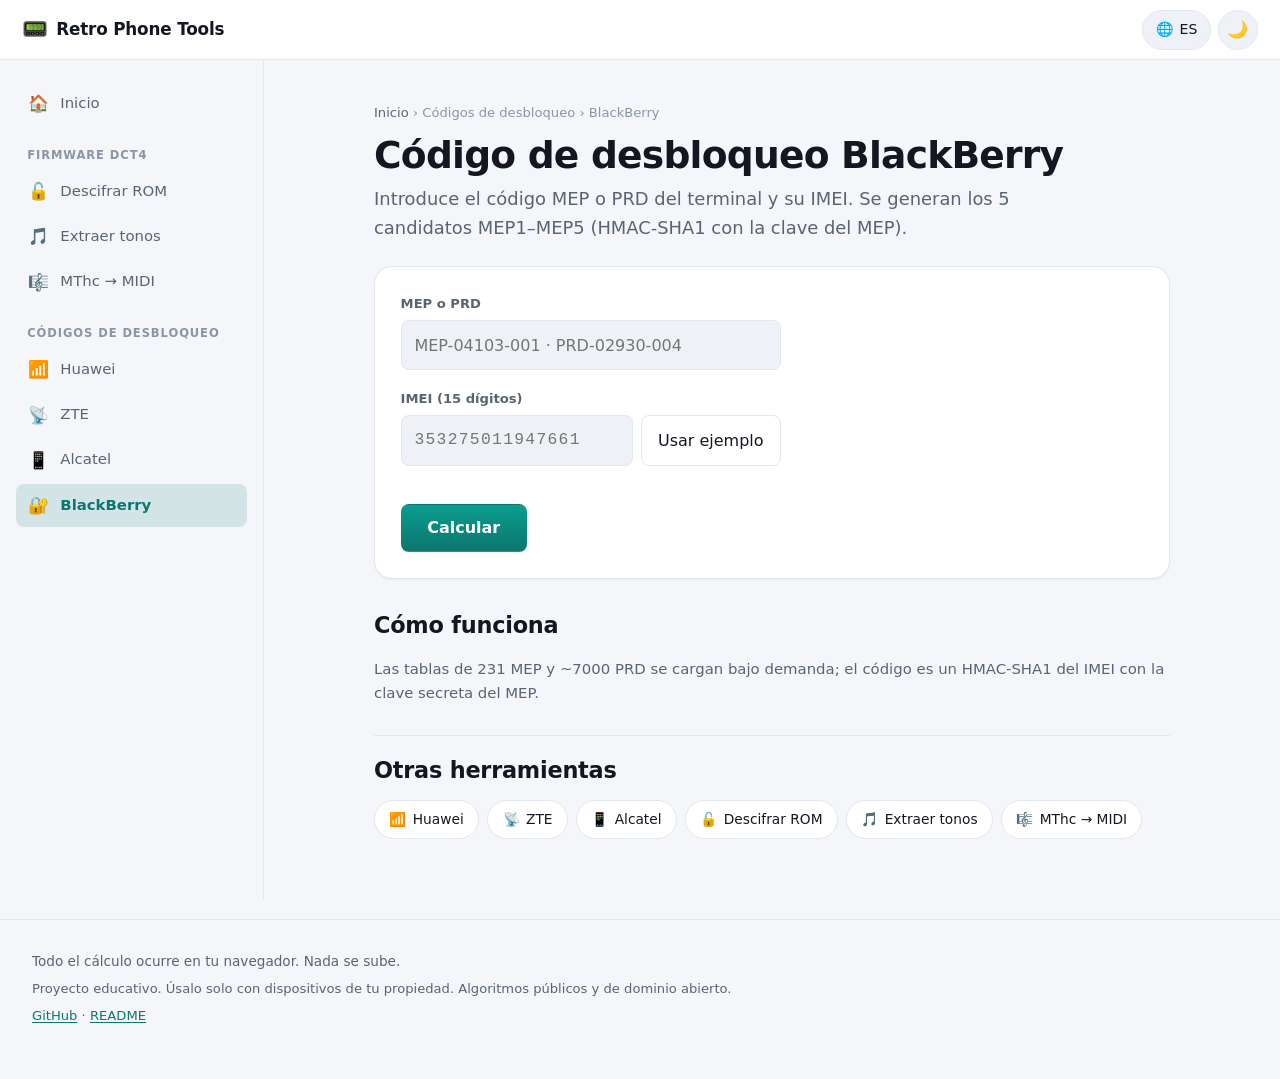
<file: unlock/blackberry/index.html>
<!doctype html>
<html lang="es" data-slug="unlock/blackberry" data-title-key="p.bb.title" data-desc-key="p.bb.desc">
<head>
<meta charset="utf-8" />
<meta name="viewport" content="width=device-width, initial-scale=1" />
<title>Calculadora de código de desbloqueo BlackBerry (MEP / PRD) · Retro Phone Tools</title>
<meta name="description" content="Genera los 5 candidatos MEP para BlackBerry a partir del MEP/PRD y el IMEI. 231 MEP y ~7000 PRD. En el navegador." />
<meta name="keywords" content="BlackBerry unlock code, MEP PRD, código desbloqueo BlackBerry, IMEI, MEP1" />
<link rel="canonical" href="https://robyrew.github.io/retro-phone-tools/unlock/blackberry/" />
<meta name="color-scheme" content="light dark" />
<meta name="theme-color" content="#0f766e" />
<meta name="robots" content="index, follow, max-image-preview:large" />
<meta property="og:type" content="website" />
<meta property="og:site_name" content="Retro Phone Tools" />
<meta property="og:title" content="Calculadora de código de desbloqueo BlackBerry (MEP / PRD)" />
<meta property="og:description" content="Genera los 5 candidatos MEP para BlackBerry a partir del MEP/PRD y el IMEI. 231 MEP y ~7000 PRD. En el navegador." />
<meta property="og:url" content="https://robyrew.github.io/retro-phone-tools/unlock/blackberry/" />
<meta property="og:image" content="https://robyrew.github.io/retro-phone-tools/assets/og.svg" />
<meta property="og:locale" content="es_ES" />
<meta property="og:locale:alternate" content="en_US" />
<meta name="twitter:card" content="summary_large_image" />
<meta name="twitter:title" content="Calculadora de código de desbloqueo BlackBerry (MEP / PRD)" />
<meta name="twitter:description" content="Genera los 5 candidatos MEP para BlackBerry a partir del MEP/PRD y el IMEI. 231 MEP y ~7000 PRD. En el navegador." />
<meta name="twitter:image" content="https://robyrew.github.io/retro-phone-tools/assets/og.svg" />
<link rel="icon" href="../../assets/favicon.svg" type="image/svg+xml" />
<link rel="stylesheet" href="../../css/style.css" />
<script>(function(){try{var t=localStorage.getItem('rpt-theme');if(!t)t=matchMedia('(prefers-color-scheme: dark)').matches?'dark':'light';document.documentElement.dataset.theme=t;var l=localStorage.getItem('rpt-lang');if(l)document.documentElement.lang=l;}catch(e){}})();</script>
<script type="application/ld+json">{"@context":"https://schema.org","@type":"SoftwareApplication","name":"Calculadora de código de desbloqueo BlackBerry (MEP / PRD)","url":"https://robyrew.github.io/retro-phone-tools/unlock/blackberry/","applicationCategory":"UtilitiesApplication","operatingSystem":"Any (web browser)","description":"Genera los 5 candidatos MEP para BlackBerry a partir del MEP/PRD y el IMEI. 231 MEP y ~7000 PRD. En el navegador.","offers":{"@type":"Offer","price":"0","priceCurrency":"USD"},"isAccessibleForFree":true,"inLanguage":["es","en"],"author":{"@type":"Person","name":"RobyRew"}}</script>
<script type="application/ld+json">{"@context":"https://schema.org","@type":"BreadcrumbList","itemListElement":[{"@type":"ListItem","position":1,"name":"Inicio","item":"https://robyrew.github.io/retro-phone-tools/"},{"@type":"ListItem","position":2,"name":"Códigos de desbloqueo","item":"https://robyrew.github.io/retro-phone-tools/unlock/blackberry/"},{"@type":"ListItem","position":3,"name":"BlackBerry","item":"https://robyrew.github.io/retro-phone-tools/unlock/blackberry/"}]}</script>
</head>
<body data-tool="blackberry">
<a class="skip" href="#main">Saltar al contenido</a>
<header class="appbar">
  <button class="menu-toggle" id="menu-toggle" aria-label="Menu" aria-expanded="false" aria-controls="sidebar"><span></span><span></span><span></span></button>
  <a class="brand" href="../../"><span class="logo" aria-hidden="true">📟</span> <span class="brand-t">Retro Phone Tools</span></a>
  <div class="controls">
    <button id="lang-btn" class="chip" aria-label="Language">🌐 <span id="lang-cur">ES</span></button>
    <button id="theme-btn" class="chip icon-btn" aria-label="Theme"></button>
  </div>
</header>
<div class="backdrop" id="backdrop" hidden></div>
<div class="layout">
  <aside class="sidebar" id="sidebar"><nav class="sidebar-nav" aria-label="tools"><a href="../../"><span class="ni" aria-hidden="true">🏠</span><span data-i18n="nav.home">Inicio</span></a><div class="nav-group"><span class="nav-h" data-i18n="nav.firmware">Firmware DCT4</span><a href="../../firmware/decrypt/"><span class="ni" aria-hidden="true">🔓</span><span data-i18n="p.dec.nav">Descifrar ROM</span></a><a href="../../firmware/extract/"><span class="ni" aria-hidden="true">🎵</span><span data-i18n="p.ext.nav">Extraer tonos</span></a><a href="../../firmware/mthc/"><span class="ni" aria-hidden="true">🎼</span><span data-i18n="p.mthc.nav">MThc → MIDI</span></a></div><div class="nav-group"><span class="nav-h" data-i18n="nav.unlock">Códigos de desbloqueo</span><a href="../../unlock/huawei/"><span class="ni" aria-hidden="true">📶</span><span data-i18n="p.hw.nav">Huawei</span></a><a href="../../unlock/zte/"><span class="ni" aria-hidden="true">📡</span><span data-i18n="p.zte.nav">ZTE</span></a><a href="../../unlock/alcatel/"><span class="ni" aria-hidden="true">📱</span><span data-i18n="p.alc.nav">Alcatel</span></a><a href="../../unlock/blackberry/" aria-current="page" class="active"><span class="ni" aria-hidden="true">🔐</span><span data-i18n="p.bb.nav">BlackBerry</span></a></div></nav></aside>
  <main id="main" class="content">
<article class="tool"><nav class="crumbs" aria-label="breadcrumb"><a href="../../" data-i18n="nav.home">Inicio</a> › <span data-i18n="nav.unlock">Códigos de desbloqueo</span> › <span data-i18n="p.bb.nav">BlackBerry</span></nav>
      <h1 data-i18n="p.bb.h1">Código de desbloqueo BlackBerry</h1>
      <p class="lede" data-i18n="p.bb.intro">Introduce el código MEP o PRD del terminal y su IMEI. Se generan los 5 candidatos MEP1–MEP5 (HMAC-SHA1 con la clave del MEP).</p>
      <div class="panel"><div class="field"><label for="bb-mep" data-i18n="t.bb.code">MEP o PRD</label><input id="bb-mep" type="text" autocomplete="off" spellcheck="false" placeholder="MEP-04103-001 · PRD-02930-004" /></div>
  <div class="field">
    <label for="imei" data-i18n="ui.imei">IMEI (15 dígitos)</label>
    <div class="imei-row">
      <input id="imei" type="text" inputmode="numeric" autocomplete="off" spellcheck="false" maxlength="15" placeholder="353275011947661" />
      <button type="button" class="ghost" id="example" data-i18n="ui.example">Usar ejemplo</button>
    </div>
    <p id="imei-status" class="status" aria-live="polite"></p>
  </div><button type="button" class="calc" id="run" data-i18n="ui.calculate">Calcular</button><div class="results" id="results" hidden></div></div>
      <section class="howto"><h2 data-i18n="ui.howto">Cómo funciona</h2><p data-i18n="p.bb.how">Las tablas de 231 MEP y ~7000 PRD se cargan bajo demanda; el código es un HMAC-SHA1 del IMEI con la clave secreta del MEP.</p></section>
      <section class="related"><h2 data-i18n="ui.related">Otras herramientas</h2><div class="rel-links"><a href="../../unlock/huawei/"><span aria-hidden="true">📶</span> <span data-i18n="p.hw.nav">Huawei</span></a><a href="../../unlock/zte/"><span aria-hidden="true">📡</span> <span data-i18n="p.zte.nav">ZTE</span></a><a href="../../unlock/alcatel/"><span aria-hidden="true">📱</span> <span data-i18n="p.alc.nav">Alcatel</span></a><a href="../../firmware/decrypt/"><span aria-hidden="true">🔓</span> <span data-i18n="p.dec.nav">Descifrar ROM</span></a><a href="../../firmware/extract/"><span aria-hidden="true">🎵</span> <span data-i18n="p.ext.nav">Extraer tonos</span></a><a href="../../firmware/mthc/"><span aria-hidden="true">🎼</span> <span data-i18n="p.mthc.nav">MThc → MIDI</span></a></div></section></article>
  </main>
</div>
<footer class="site-footer"><div class="footer-inner">
  <p data-i18n="ui.privacy">Todo el cálculo ocurre en tu navegador. Nada se sube.</p>
  <p class="small" data-i18n="foot.disclaimer">Proyecto educativo. Úsalo solo con dispositivos de tu propiedad. Algoritmos públicos y de dominio abierto.</p>
  <p class="small"><a href="https://github.com/RobyRew/retro-phone-tools" rel="noopener">GitHub</a> · <a href="../../README.md">README</a></p>
</div></footer>
<script type="module" src="../../js/shell.js"></script>
<script type="module" src="../../js/app.js"></script>
</body>
</html>
</file>
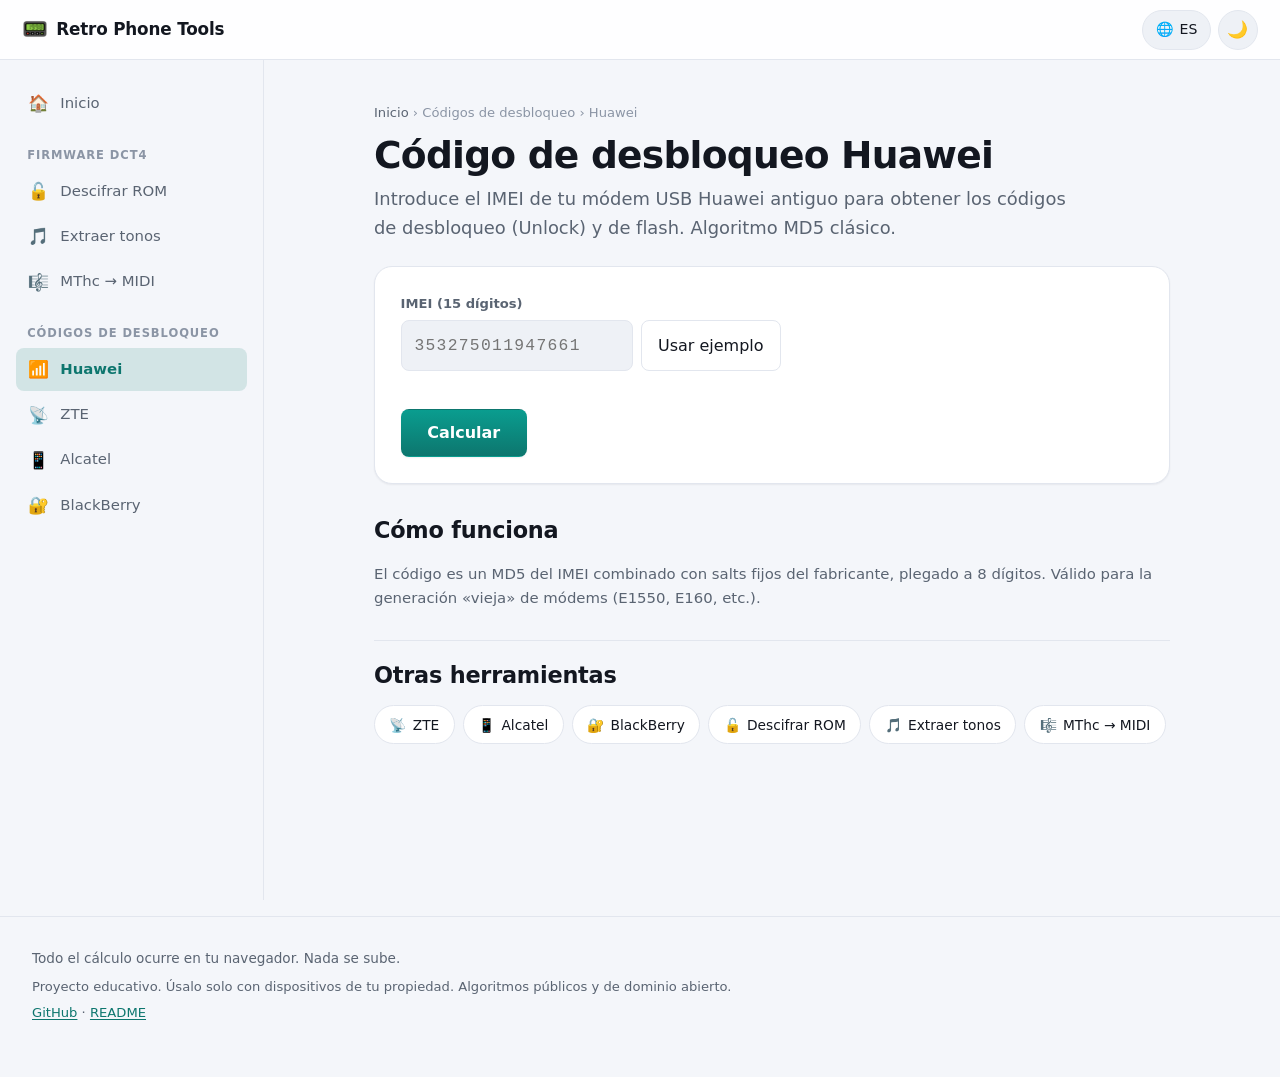
<file: unlock/huawei/index.html>
<!doctype html>
<html lang="es" data-slug="unlock/huawei" data-title-key="p.hw.title" data-desc-key="p.hw.desc">
<head>
<meta charset="utf-8" />
<meta name="viewport" content="width=device-width, initial-scale=1" />
<title>Calculadora de código de desbloqueo Huawei (módems USB) · Retro Phone Tools</title>
<meta name="description" content="Genera el código Unlock y Flash de módems USB Huawei antiguos a partir del IMEI. Gratis y en el navegador." />
<meta name="keywords" content="Huawei unlock code, Huawei modem unlock, código desbloqueo Huawei, IMEI, E1550, USB modem NCK" />
<link rel="canonical" href="https://robyrew.github.io/retro-phone-tools/unlock/huawei/" />
<meta name="color-scheme" content="light dark" />
<meta name="theme-color" content="#0f766e" />
<meta name="robots" content="index, follow, max-image-preview:large" />
<meta property="og:type" content="website" />
<meta property="og:site_name" content="Retro Phone Tools" />
<meta property="og:title" content="Calculadora de código de desbloqueo Huawei (módems USB)" />
<meta property="og:description" content="Genera el código Unlock y Flash de módems USB Huawei antiguos a partir del IMEI. Gratis y en el navegador." />
<meta property="og:url" content="https://robyrew.github.io/retro-phone-tools/unlock/huawei/" />
<meta property="og:image" content="https://robyrew.github.io/retro-phone-tools/assets/og.svg" />
<meta property="og:locale" content="es_ES" />
<meta property="og:locale:alternate" content="en_US" />
<meta name="twitter:card" content="summary_large_image" />
<meta name="twitter:title" content="Calculadora de código de desbloqueo Huawei (módems USB)" />
<meta name="twitter:description" content="Genera el código Unlock y Flash de módems USB Huawei antiguos a partir del IMEI. Gratis y en el navegador." />
<meta name="twitter:image" content="https://robyrew.github.io/retro-phone-tools/assets/og.svg" />
<link rel="icon" href="../../assets/favicon.svg" type="image/svg+xml" />
<link rel="stylesheet" href="../../css/style.css" />
<script>(function(){try{var t=localStorage.getItem('rpt-theme');if(!t)t=matchMedia('(prefers-color-scheme: dark)').matches?'dark':'light';document.documentElement.dataset.theme=t;var l=localStorage.getItem('rpt-lang');if(l)document.documentElement.lang=l;}catch(e){}})();</script>
<script type="application/ld+json">{"@context":"https://schema.org","@type":"SoftwareApplication","name":"Calculadora de código de desbloqueo Huawei (módems USB)","url":"https://robyrew.github.io/retro-phone-tools/unlock/huawei/","applicationCategory":"UtilitiesApplication","operatingSystem":"Any (web browser)","description":"Genera el código Unlock y Flash de módems USB Huawei antiguos a partir del IMEI. Gratis y en el navegador.","offers":{"@type":"Offer","price":"0","priceCurrency":"USD"},"isAccessibleForFree":true,"inLanguage":["es","en"],"author":{"@type":"Person","name":"RobyRew"}}</script>
<script type="application/ld+json">{"@context":"https://schema.org","@type":"BreadcrumbList","itemListElement":[{"@type":"ListItem","position":1,"name":"Inicio","item":"https://robyrew.github.io/retro-phone-tools/"},{"@type":"ListItem","position":2,"name":"Códigos de desbloqueo","item":"https://robyrew.github.io/retro-phone-tools/unlock/huawei/"},{"@type":"ListItem","position":3,"name":"Huawei","item":"https://robyrew.github.io/retro-phone-tools/unlock/huawei/"}]}</script>
</head>
<body data-tool="huawei">
<a class="skip" href="#main">Saltar al contenido</a>
<header class="appbar">
  <button class="menu-toggle" id="menu-toggle" aria-label="Menu" aria-expanded="false" aria-controls="sidebar"><span></span><span></span><span></span></button>
  <a class="brand" href="../../"><span class="logo" aria-hidden="true">📟</span> <span class="brand-t">Retro Phone Tools</span></a>
  <div class="controls">
    <button id="lang-btn" class="chip" aria-label="Language">🌐 <span id="lang-cur">ES</span></button>
    <button id="theme-btn" class="chip icon-btn" aria-label="Theme"></button>
  </div>
</header>
<div class="backdrop" id="backdrop" hidden></div>
<div class="layout">
  <aside class="sidebar" id="sidebar"><nav class="sidebar-nav" aria-label="tools"><a href="../../"><span class="ni" aria-hidden="true">🏠</span><span data-i18n="nav.home">Inicio</span></a><div class="nav-group"><span class="nav-h" data-i18n="nav.firmware">Firmware DCT4</span><a href="../../firmware/decrypt/"><span class="ni" aria-hidden="true">🔓</span><span data-i18n="p.dec.nav">Descifrar ROM</span></a><a href="../../firmware/extract/"><span class="ni" aria-hidden="true">🎵</span><span data-i18n="p.ext.nav">Extraer tonos</span></a><a href="../../firmware/mthc/"><span class="ni" aria-hidden="true">🎼</span><span data-i18n="p.mthc.nav">MThc → MIDI</span></a></div><div class="nav-group"><span class="nav-h" data-i18n="nav.unlock">Códigos de desbloqueo</span><a href="../../unlock/huawei/" aria-current="page" class="active"><span class="ni" aria-hidden="true">📶</span><span data-i18n="p.hw.nav">Huawei</span></a><a href="../../unlock/zte/"><span class="ni" aria-hidden="true">📡</span><span data-i18n="p.zte.nav">ZTE</span></a><a href="../../unlock/alcatel/"><span class="ni" aria-hidden="true">📱</span><span data-i18n="p.alc.nav">Alcatel</span></a><a href="../../unlock/blackberry/"><span class="ni" aria-hidden="true">🔐</span><span data-i18n="p.bb.nav">BlackBerry</span></a></div></nav></aside>
  <main id="main" class="content">
<article class="tool"><nav class="crumbs" aria-label="breadcrumb"><a href="../../" data-i18n="nav.home">Inicio</a> › <span data-i18n="nav.unlock">Códigos de desbloqueo</span> › <span data-i18n="p.hw.nav">Huawei</span></nav>
      <h1 data-i18n="p.hw.h1">Código de desbloqueo Huawei</h1>
      <p class="lede" data-i18n="p.hw.intro">Introduce el IMEI de tu módem USB Huawei antiguo para obtener los códigos de desbloqueo (Unlock) y de flash. Algoritmo MD5 clásico.</p>
      <div class="panel">
  <div class="field">
    <label for="imei" data-i18n="ui.imei">IMEI (15 dígitos)</label>
    <div class="imei-row">
      <input id="imei" type="text" inputmode="numeric" autocomplete="off" spellcheck="false" maxlength="15" placeholder="353275011947661" />
      <button type="button" class="ghost" id="example" data-i18n="ui.example">Usar ejemplo</button>
    </div>
    <p id="imei-status" class="status" aria-live="polite"></p>
  </div><button type="button" class="calc" id="run" data-i18n="ui.calculate">Calcular</button><div class="results" id="results" hidden></div></div>
      <section class="howto"><h2 data-i18n="ui.howto">Cómo funciona</h2><p data-i18n="p.hw.how">El código es un MD5 del IMEI combinado con salts fijos del fabricante, plegado a 8 dígitos. Válido para la generación «vieja» de módems (E1550, E160, etc.).</p></section>
      <section class="related"><h2 data-i18n="ui.related">Otras herramientas</h2><div class="rel-links"><a href="../../unlock/zte/"><span aria-hidden="true">📡</span> <span data-i18n="p.zte.nav">ZTE</span></a><a href="../../unlock/alcatel/"><span aria-hidden="true">📱</span> <span data-i18n="p.alc.nav">Alcatel</span></a><a href="../../unlock/blackberry/"><span aria-hidden="true">🔐</span> <span data-i18n="p.bb.nav">BlackBerry</span></a><a href="../../firmware/decrypt/"><span aria-hidden="true">🔓</span> <span data-i18n="p.dec.nav">Descifrar ROM</span></a><a href="../../firmware/extract/"><span aria-hidden="true">🎵</span> <span data-i18n="p.ext.nav">Extraer tonos</span></a><a href="../../firmware/mthc/"><span aria-hidden="true">🎼</span> <span data-i18n="p.mthc.nav">MThc → MIDI</span></a></div></section></article>
  </main>
</div>
<footer class="site-footer"><div class="footer-inner">
  <p data-i18n="ui.privacy">Todo el cálculo ocurre en tu navegador. Nada se sube.</p>
  <p class="small" data-i18n="foot.disclaimer">Proyecto educativo. Úsalo solo con dispositivos de tu propiedad. Algoritmos públicos y de dominio abierto.</p>
  <p class="small"><a href="https://github.com/RobyRew/retro-phone-tools" rel="noopener">GitHub</a> · <a href="../../README.md">README</a></p>
</div></footer>
<script type="module" src="../../js/shell.js"></script>
<script type="module" src="../../js/app.js"></script>
</body>
</html>
</file>
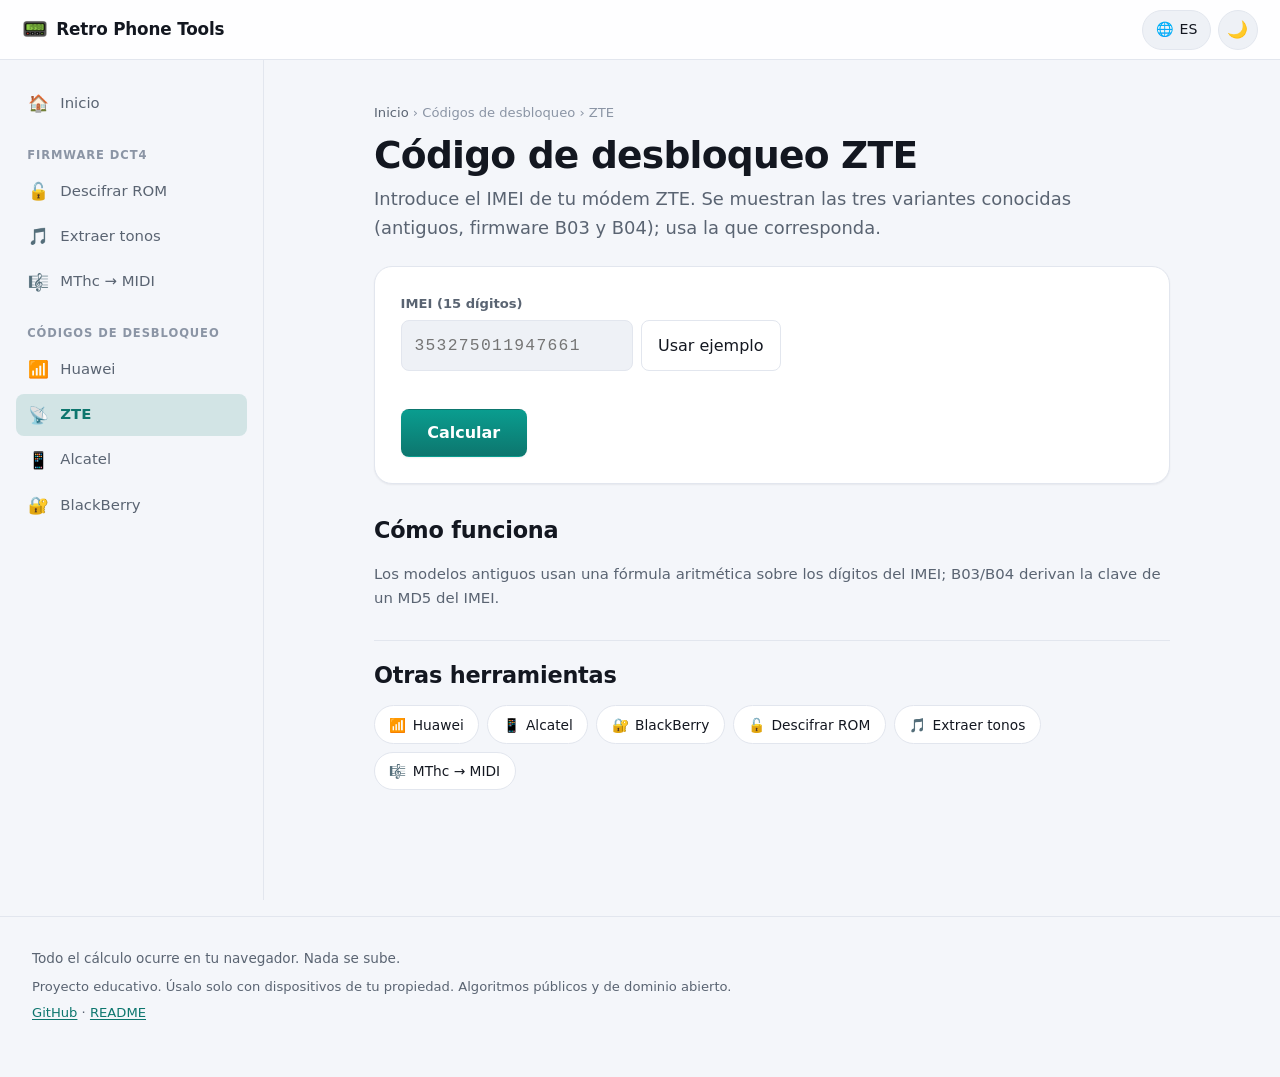
<file: unlock/zte/index.html>
<!doctype html>
<html lang="es" data-slug="unlock/zte" data-title-key="p.zte.title" data-desc-key="p.zte.desc">
<head>
<meta charset="utf-8" />
<meta name="viewport" content="width=device-width, initial-scale=1" />
<title>Calculadora de código de desbloqueo ZTE (NCK / SPCK) · Retro Phone Tools</title>
<meta name="description" content="Calcula NCK y SPCK de módems ZTE (modelos antiguos y firmware B03/B04) desde el IMEI, gratis y en el navegador." />
<meta name="keywords" content="ZTE unlock code, ZTE NCK SPCK, código desbloqueo ZTE, MF, modem unlock, B03 B04" />
<link rel="canonical" href="https://robyrew.github.io/retro-phone-tools/unlock/zte/" />
<meta name="color-scheme" content="light dark" />
<meta name="theme-color" content="#0f766e" />
<meta name="robots" content="index, follow, max-image-preview:large" />
<meta property="og:type" content="website" />
<meta property="og:site_name" content="Retro Phone Tools" />
<meta property="og:title" content="Calculadora de código de desbloqueo ZTE (NCK / SPCK)" />
<meta property="og:description" content="Calcula NCK y SPCK de módems ZTE (modelos antiguos y firmware B03/B04) desde el IMEI, gratis y en el navegador." />
<meta property="og:url" content="https://robyrew.github.io/retro-phone-tools/unlock/zte/" />
<meta property="og:image" content="https://robyrew.github.io/retro-phone-tools/assets/og.svg" />
<meta property="og:locale" content="es_ES" />
<meta property="og:locale:alternate" content="en_US" />
<meta name="twitter:card" content="summary_large_image" />
<meta name="twitter:title" content="Calculadora de código de desbloqueo ZTE (NCK / SPCK)" />
<meta name="twitter:description" content="Calcula NCK y SPCK de módems ZTE (modelos antiguos y firmware B03/B04) desde el IMEI, gratis y en el navegador." />
<meta name="twitter:image" content="https://robyrew.github.io/retro-phone-tools/assets/og.svg" />
<link rel="icon" href="../../assets/favicon.svg" type="image/svg+xml" />
<link rel="stylesheet" href="../../css/style.css" />
<script>(function(){try{var t=localStorage.getItem('rpt-theme');if(!t)t=matchMedia('(prefers-color-scheme: dark)').matches?'dark':'light';document.documentElement.dataset.theme=t;var l=localStorage.getItem('rpt-lang');if(l)document.documentElement.lang=l;}catch(e){}})();</script>
<script type="application/ld+json">{"@context":"https://schema.org","@type":"SoftwareApplication","name":"Calculadora de código de desbloqueo ZTE (NCK / SPCK)","url":"https://robyrew.github.io/retro-phone-tools/unlock/zte/","applicationCategory":"UtilitiesApplication","operatingSystem":"Any (web browser)","description":"Calcula NCK y SPCK de módems ZTE (modelos antiguos y firmware B03/B04) desde el IMEI, gratis y en el navegador.","offers":{"@type":"Offer","price":"0","priceCurrency":"USD"},"isAccessibleForFree":true,"inLanguage":["es","en"],"author":{"@type":"Person","name":"RobyRew"}}</script>
<script type="application/ld+json">{"@context":"https://schema.org","@type":"BreadcrumbList","itemListElement":[{"@type":"ListItem","position":1,"name":"Inicio","item":"https://robyrew.github.io/retro-phone-tools/"},{"@type":"ListItem","position":2,"name":"Códigos de desbloqueo","item":"https://robyrew.github.io/retro-phone-tools/unlock/zte/"},{"@type":"ListItem","position":3,"name":"ZTE","item":"https://robyrew.github.io/retro-phone-tools/unlock/zte/"}]}</script>
</head>
<body data-tool="zte">
<a class="skip" href="#main">Saltar al contenido</a>
<header class="appbar">
  <button class="menu-toggle" id="menu-toggle" aria-label="Menu" aria-expanded="false" aria-controls="sidebar"><span></span><span></span><span></span></button>
  <a class="brand" href="../../"><span class="logo" aria-hidden="true">📟</span> <span class="brand-t">Retro Phone Tools</span></a>
  <div class="controls">
    <button id="lang-btn" class="chip" aria-label="Language">🌐 <span id="lang-cur">ES</span></button>
    <button id="theme-btn" class="chip icon-btn" aria-label="Theme"></button>
  </div>
</header>
<div class="backdrop" id="backdrop" hidden></div>
<div class="layout">
  <aside class="sidebar" id="sidebar"><nav class="sidebar-nav" aria-label="tools"><a href="../../"><span class="ni" aria-hidden="true">🏠</span><span data-i18n="nav.home">Inicio</span></a><div class="nav-group"><span class="nav-h" data-i18n="nav.firmware">Firmware DCT4</span><a href="../../firmware/decrypt/"><span class="ni" aria-hidden="true">🔓</span><span data-i18n="p.dec.nav">Descifrar ROM</span></a><a href="../../firmware/extract/"><span class="ni" aria-hidden="true">🎵</span><span data-i18n="p.ext.nav">Extraer tonos</span></a><a href="../../firmware/mthc/"><span class="ni" aria-hidden="true">🎼</span><span data-i18n="p.mthc.nav">MThc → MIDI</span></a></div><div class="nav-group"><span class="nav-h" data-i18n="nav.unlock">Códigos de desbloqueo</span><a href="../../unlock/huawei/"><span class="ni" aria-hidden="true">📶</span><span data-i18n="p.hw.nav">Huawei</span></a><a href="../../unlock/zte/" aria-current="page" class="active"><span class="ni" aria-hidden="true">📡</span><span data-i18n="p.zte.nav">ZTE</span></a><a href="../../unlock/alcatel/"><span class="ni" aria-hidden="true">📱</span><span data-i18n="p.alc.nav">Alcatel</span></a><a href="../../unlock/blackberry/"><span class="ni" aria-hidden="true">🔐</span><span data-i18n="p.bb.nav">BlackBerry</span></a></div></nav></aside>
  <main id="main" class="content">
<article class="tool"><nav class="crumbs" aria-label="breadcrumb"><a href="../../" data-i18n="nav.home">Inicio</a> › <span data-i18n="nav.unlock">Códigos de desbloqueo</span> › <span data-i18n="p.zte.nav">ZTE</span></nav>
      <h1 data-i18n="p.zte.h1">Código de desbloqueo ZTE</h1>
      <p class="lede" data-i18n="p.zte.intro">Introduce el IMEI de tu módem ZTE. Se muestran las tres variantes conocidas (antiguos, firmware B03 y B04); usa la que corresponda.</p>
      <div class="panel">
  <div class="field">
    <label for="imei" data-i18n="ui.imei">IMEI (15 dígitos)</label>
    <div class="imei-row">
      <input id="imei" type="text" inputmode="numeric" autocomplete="off" spellcheck="false" maxlength="15" placeholder="353275011947661" />
      <button type="button" class="ghost" id="example" data-i18n="ui.example">Usar ejemplo</button>
    </div>
    <p id="imei-status" class="status" aria-live="polite"></p>
  </div><button type="button" class="calc" id="run" data-i18n="ui.calculate">Calcular</button><div class="results" id="results" hidden></div></div>
      <section class="howto"><h2 data-i18n="ui.howto">Cómo funciona</h2><p data-i18n="p.zte.how">Los modelos antiguos usan una fórmula aritmética sobre los dígitos del IMEI; B03/B04 derivan la clave de un MD5 del IMEI.</p></section>
      <section class="related"><h2 data-i18n="ui.related">Otras herramientas</h2><div class="rel-links"><a href="../../unlock/huawei/"><span aria-hidden="true">📶</span> <span data-i18n="p.hw.nav">Huawei</span></a><a href="../../unlock/alcatel/"><span aria-hidden="true">📱</span> <span data-i18n="p.alc.nav">Alcatel</span></a><a href="../../unlock/blackberry/"><span aria-hidden="true">🔐</span> <span data-i18n="p.bb.nav">BlackBerry</span></a><a href="../../firmware/decrypt/"><span aria-hidden="true">🔓</span> <span data-i18n="p.dec.nav">Descifrar ROM</span></a><a href="../../firmware/extract/"><span aria-hidden="true">🎵</span> <span data-i18n="p.ext.nav">Extraer tonos</span></a><a href="../../firmware/mthc/"><span aria-hidden="true">🎼</span> <span data-i18n="p.mthc.nav">MThc → MIDI</span></a></div></section></article>
  </main>
</div>
<footer class="site-footer"><div class="footer-inner">
  <p data-i18n="ui.privacy">Todo el cálculo ocurre en tu navegador. Nada se sube.</p>
  <p class="small" data-i18n="foot.disclaimer">Proyecto educativo. Úsalo solo con dispositivos de tu propiedad. Algoritmos públicos y de dominio abierto.</p>
  <p class="small"><a href="https://github.com/RobyRew/retro-phone-tools" rel="noopener">GitHub</a> · <a href="../../README.md">README</a></p>
</div></footer>
<script type="module" src="../../js/shell.js"></script>
<script type="module" src="../../js/app.js"></script>
</body>
</html>
</file>
<file: css/style.css>
/* ===== Retro Phone Tools — design system ===== */
:root {
  --bg: #f4f6fa; --surface: #ffffff; --surface-2: #eef1f6; --surface-3: #e6eaf1;
  --text: #131720; --muted: #5a6472; --faint: #8b95a5; --border: #e2e6ee;
  --accent: #0d766e; --accent-2: #0a9d8f; --accent-ink: #ffffff;
  --ok: #17915a; --err: #d1454b; --warn: #b7791f;
  --code-bg: #0f1222; --code-ink: #7ef0c0;
  --r-sm: 8px; --r: 12px; --r-lg: 18px;
  --shadow-sm: 0 1px 2px rgba(16,24,40,.06);
  --shadow: 0 4px 14px rgba(16,24,40,.08), 0 1px 3px rgba(16,24,40,.05);
  --shadow-lg: 0 12px 34px rgba(16,24,40,.14);
  --appbar-h: 60px; --sidebar-w: 264px; --content-max: 860px; --layout-max: 1280px;
  --font: system-ui, -apple-system, "Segoe UI", Roboto, Helvetica, Arial, sans-serif;
  --mono: ui-monospace, "SF Mono", "JetBrains Mono", Menlo, Consolas, monospace;
}
:root[data-theme="dark"] {
  --bg: #0a0c12; --surface: #12151d; --surface-2: #191d27; --surface-3: #212633;
  --text: #e8eaf0; --muted: #9aa3b2; --faint: #6b7484; --border: #262b38;
  --accent: #2dd4bf; --accent-2: #34e0cb; --accent-ink: #05120f;
  --ok: #4ade80; --err: #f87171; --warn: #f2c14e;
  --shadow-sm: 0 1px 2px rgba(0,0,0,.4);
  --shadow: 0 6px 20px rgba(0,0,0,.4); --shadow-lg: 0 16px 40px rgba(0,0,0,.5);
}
* { box-sizing: border-box; }
[hidden] { display: none !important; }
html { scroll-behavior: smooth; -webkit-text-size-adjust: 100%; }
body {
  margin: 0; font-family: var(--font); background: var(--bg); color: var(--text);
  line-height: 1.6; -webkit-font-smoothing: antialiased; overflow-x: hidden;
}
a { color: var(--accent); text-underline-offset: 2px; }
h1 { font-size: clamp(1.55rem, 1.1rem + 2.2vw, 2.35rem); line-height: 1.15; letter-spacing: -.02em; margin: 0 0 .5rem; }
h2 { font-size: clamp(1.15rem, 1rem + .6vw, 1.4rem); letter-spacing: -.01em; margin: 0 0 .7rem; }
.lede { color: var(--muted); font-size: clamp(1rem, .95rem + .3vw, 1.12rem); margin: 0 0 1.5rem; max-width: 62ch; }
.small { font-size: .82rem; }

.skip { position: absolute; left: -999px; top: 0; }
.skip:focus { left: 12px; top: 10px; z-index: 60; background: var(--accent); color: var(--accent-ink); padding: .5rem .9rem; border-radius: var(--r-sm); }
:focus-visible { outline: 2px solid var(--accent); outline-offset: 2px; border-radius: 4px; }

/* ===== app bar ===== */
.appbar {
  position: sticky; top: 0; z-index: 40; height: var(--appbar-h);
  display: flex; align-items: center; gap: .6rem;
  padding: 0 clamp(.8rem, 2vw, 1.4rem);
  background: color-mix(in srgb, var(--surface) 88%, transparent);
  backdrop-filter: saturate(180%) blur(10px); -webkit-backdrop-filter: saturate(180%) blur(10px);
  border-bottom: 1px solid var(--border);
}
.brand { display: inline-flex; align-items: center; gap: .5rem; font-weight: 800; letter-spacing: -.01em; color: var(--text); text-decoration: none; font-size: 1.05rem; }
.brand .logo { font-size: 1.3rem; line-height: 1; }
.appbar .controls { margin-left: auto; display: flex; gap: .4rem; }
.chip {
  font: inherit; cursor: pointer; display: inline-flex; align-items: center; gap: .35rem;
  min-height: 40px; padding: 0 .8rem; border-radius: 999px;
  background: var(--surface-2); border: 1px solid var(--border); color: var(--text); font-size: .88rem;
  transition: border-color .15s, background .15s;
}
.chip:hover { border-color: var(--accent); }
.icon-btn { padding: 0; width: 40px; justify-content: center; font-size: 1.05rem; }
#theme-btn::before { content: "🌙"; }
:root[data-theme="dark"] #theme-btn::before { content: "☀️"; }

/* hamburger */
.menu-toggle {
  display: none; width: 42px; height: 42px; flex-direction: column; justify-content: center;
  gap: 5px; background: var(--surface-2); border: 1px solid var(--border); border-radius: var(--r-sm); cursor: pointer;
}
.menu-toggle span { display: block; height: 2px; width: 20px; margin: 0 auto; background: var(--text); border-radius: 2px; transition: transform .25s, opacity .2s; }
body.menu-open .menu-toggle span:nth-child(1) { transform: translateY(7px) rotate(45deg); }
body.menu-open .menu-toggle span:nth-child(2) { opacity: 0; }
body.menu-open .menu-toggle span:nth-child(3) { transform: translateY(-7px) rotate(-45deg); }

/* ===== layout ===== */
.layout { max-width: var(--layout-max); margin-inline: auto; display: grid; grid-template-columns: var(--sidebar-w) minmax(0, 1fr); }
.sidebar {
  position: sticky; top: var(--appbar-h); align-self: start;
  height: calc(100dvh - var(--appbar-h)); overflow-y: auto;
  padding: 1.4rem 1rem; border-right: 1px solid var(--border);
}
.sidebar-nav { display: flex; flex-direction: column; gap: 1.3rem; }
.sidebar-nav > a, .nav-group a {
  display: flex; align-items: center; gap: .6rem; text-decoration: none; color: var(--muted);
  padding: .5rem .7rem; border-radius: var(--r-sm); font-size: .93rem; font-weight: 500;
}
.sidebar-nav > a:hover, .nav-group a:hover { background: var(--surface-2); color: var(--text); }
.sidebar-nav a.active { background: color-mix(in srgb, var(--accent) 14%, transparent); color: var(--accent); font-weight: 650; }
.nav-group { display: flex; flex-direction: column; gap: .15rem; }
.nav-h { font-size: .72rem; text-transform: uppercase; letter-spacing: .08em; color: var(--faint); padding: 0 .7rem .2rem; font-weight: 700; }
.ni { font-size: 1.05rem; width: 1.4em; text-align: center; }

.content { width: 100%; max-width: var(--content-max); margin-inline: auto; padding: clamp(1.4rem, 1rem + 2vw, 2.6rem) clamp(1rem, 3vw, 2rem) 4rem; }

.backdrop { position: fixed; inset: 0; z-index: 30; background: rgba(6,9,14,.5); backdrop-filter: blur(2px); }

/* ===== home ===== */
.hero { padding: 1rem 0 1.4rem; }
.home-group { margin-top: 2rem; }
.home-group > h2 { display: flex; align-items: center; gap: .5rem; }
.tool-grid { display: grid; grid-template-columns: repeat(auto-fill, minmax(clamp(220px, 42vw, 260px), 1fr)); gap: 1rem; }
.tool-card {
  display: flex; flex-direction: column; gap: .35rem; text-decoration: none; color: inherit;
  background: var(--surface); border: 1px solid var(--border); border-radius: var(--r-lg);
  padding: 1.2rem; box-shadow: var(--shadow-sm); position: relative; isolation: isolate;
  transition: transform .16s ease, border-color .16s, box-shadow .16s;
}
.tool-card:hover { transform: translateY(-3px); border-color: color-mix(in srgb, var(--accent) 55%, var(--border)); box-shadow: var(--shadow); }
.tool-card .ico { font-size: 1.7rem; }
.tc-title { font-weight: 700; font-size: 1.02rem; }
.tc-desc { font-size: .86rem; color: var(--muted); line-height: 1.45; }

/* ===== tool page ===== */
.crumbs { font-size: .82rem; color: var(--faint); margin-bottom: .7rem; }
.crumbs a { color: var(--muted); text-decoration: none; }
.crumbs a:hover { color: var(--accent); }
.panel {
  background: var(--surface); border: 1px solid var(--border); border-radius: var(--r-lg);
  padding: clamp(1.1rem, 1rem + 1vw, 1.6rem); box-shadow: var(--shadow-sm);
  display: flex; flex-direction: column; gap: 1.1rem; align-items: flex-start;
}
.field { display: flex; flex-direction: column; gap: .4rem; width: 100%; max-width: 380px; }
.field label { font-size: .82rem; font-weight: 650; color: var(--muted); }
.imei-row { display: flex; gap: .5rem; flex-wrap: wrap; }
.imei-row input { flex: 1 1 200px; }
input, select {
  font: inherit; color: var(--text); background: var(--surface-2); border: 1px solid var(--border);
  border-radius: var(--r-sm); padding: .7rem .8rem; width: 100%; min-height: 46px; transition: border-color .15s, box-shadow .15s;
}
input:focus, select:focus { outline: none; border-color: var(--accent); box-shadow: 0 0 0 3px color-mix(in srgb, var(--accent) 22%, transparent); }
#imei { font-family: var(--mono); letter-spacing: .08em; font-size: 1.02rem; }
input.key { font-family: var(--mono); max-width: 7rem; text-transform: uppercase; }
.status { font-size: .82rem; color: var(--muted); min-height: 1.1em; margin: 0; }
.status.ok { color: var(--ok); } .status.err { color: var(--err); }
.row { display: flex; flex-wrap: wrap; gap: .8rem 1.3rem; align-items: center; }
.inline { display: inline-flex; align-items: center; gap: .45rem; color: var(--muted); font-size: .9rem; }
button { font: inherit; cursor: pointer; border-radius: var(--r-sm); border: 1px solid transparent; }
button.ghost { background: transparent; border-color: var(--border); color: var(--text); min-height: 46px; padding: 0 1rem; }
button.ghost:hover { background: var(--surface-2); }
button.calc {
  background: linear-gradient(180deg, var(--accent-2), var(--accent)); color: var(--accent-ink);
  min-height: 48px; padding: 0 1.6rem; font-weight: 650; font-size: 1rem; box-shadow: var(--shadow-sm);
}
button.calc:hover:not(:disabled) { filter: brightness(1.06); }
button.calc:active:not(:disabled) { transform: translateY(1px); }
button.calc:disabled { opacity: .5; cursor: not-allowed; }
.filepick { display: inline-flex; align-items: center; gap: .7rem; flex-wrap: wrap; font-size: .92rem; color: var(--muted); }
.filepick input[type=file] { max-width: 100%; }

.results { width: 100%; display: grid; gap: .65rem; }
.result-card {
  display: flex; align-items: center; justify-content: space-between; gap: 1rem;
  background: var(--surface-2); border: 1px solid var(--border); border-radius: var(--r); padding: .75rem .95rem;
}
.result-card .label { font-size: .76rem; color: var(--muted); font-weight: 650; text-transform: uppercase; letter-spacing: .03em; }
.result-card .value { font-family: var(--mono); font-size: 1.2rem; letter-spacing: .05em; word-break: break-all; }
.copy { background: var(--code-bg); color: var(--code-ink); border: none; padding: .5rem .8rem; font-size: .8rem; font-family: var(--mono); flex-shrink: 0; min-height: 40px; }
.summary { background: var(--surface-2); border: 1px solid var(--border); border-radius: var(--r); padding: .85rem 1rem; font-size: .93rem; }
.summary b { font-family: var(--mono); }
.asset { display: flex; align-items: center; justify-content: space-between; gap: 1rem; background: var(--surface-2); border: 1px solid var(--border); border-radius: var(--r); padding: .65rem .85rem; }
.asset .name { font-family: var(--mono); font-size: .95rem; word-break: break-all; }
.asset .sub { font-size: .78rem; color: var(--muted); }
.dl { background: var(--accent); color: var(--accent-ink); border: none; border-radius: var(--r-sm); padding: .55rem .9rem; font-size: .85rem; font-weight: 650; text-decoration: none; display: inline-flex; align-items: center; min-height: 42px; }
.dl.ghost-dl { background: transparent; color: var(--text); border: 1px solid var(--border); }
.err-box { background: color-mix(in srgb, var(--warn) 15%, var(--surface)); border: 1px solid color-mix(in srgb, var(--warn) 45%, transparent); border-radius: var(--r); padding: .8rem 1rem; font-size: .9rem; }

.howto { margin-top: 1.8rem; color: var(--muted); font-size: .93rem; }
.howto h2 { color: var(--text); }
.related { margin-top: 1.8rem; border-top: 1px solid var(--border); padding-top: 1.1rem; }
.rel-links { display: flex; flex-wrap: wrap; gap: .5rem; }
.rel-links a { display: inline-flex; align-items: center; gap: .4rem; text-decoration: none; background: var(--surface); border: 1px solid var(--border); border-radius: 999px; padding: .45rem .9rem; font-size: .86rem; color: var(--text); }
.rel-links a:hover { border-color: var(--accent); }

.site-footer { border-top: 1px solid var(--border); margin-top: 1rem; }
.footer-inner { max-width: var(--layout-max); margin-inline: auto; padding: 1.6rem clamp(1rem, 3vw, 2rem) 3rem; color: var(--muted); font-size: .85rem; }
.footer-inner p { margin: .35rem 0; }

/* ===== responsive: tablet & phone (off-canvas sidebar) ===== */
@media (max-width: 1023px) {
  .layout { display: block; }
  .menu-toggle { display: flex; }
  .sidebar {
    position: fixed; top: var(--appbar-h); left: 0; bottom: 0; width: min(84vw, 300px); z-index: 35;
    height: auto; background: var(--surface); box-shadow: var(--shadow-lg);
    transform: translateX(-100%); transition: transform .28s cubic-bezier(.4,0,.2,1); border-right: 1px solid var(--border);
  }
  body.menu-open .sidebar { transform: none; }
  .content { margin-inline: auto; }
}
@media (min-width: 1024px) { .backdrop { display: none !important; } }
@media (max-width: 420px) {
  .brand-t { display: none; }
  .result-card, .asset { flex-wrap: wrap; }
  .field { max-width: none; }
}
@media (prefers-reduced-motion: reduce) { * { transition: none !important; scroll-behavior: auto; } }
</file>
